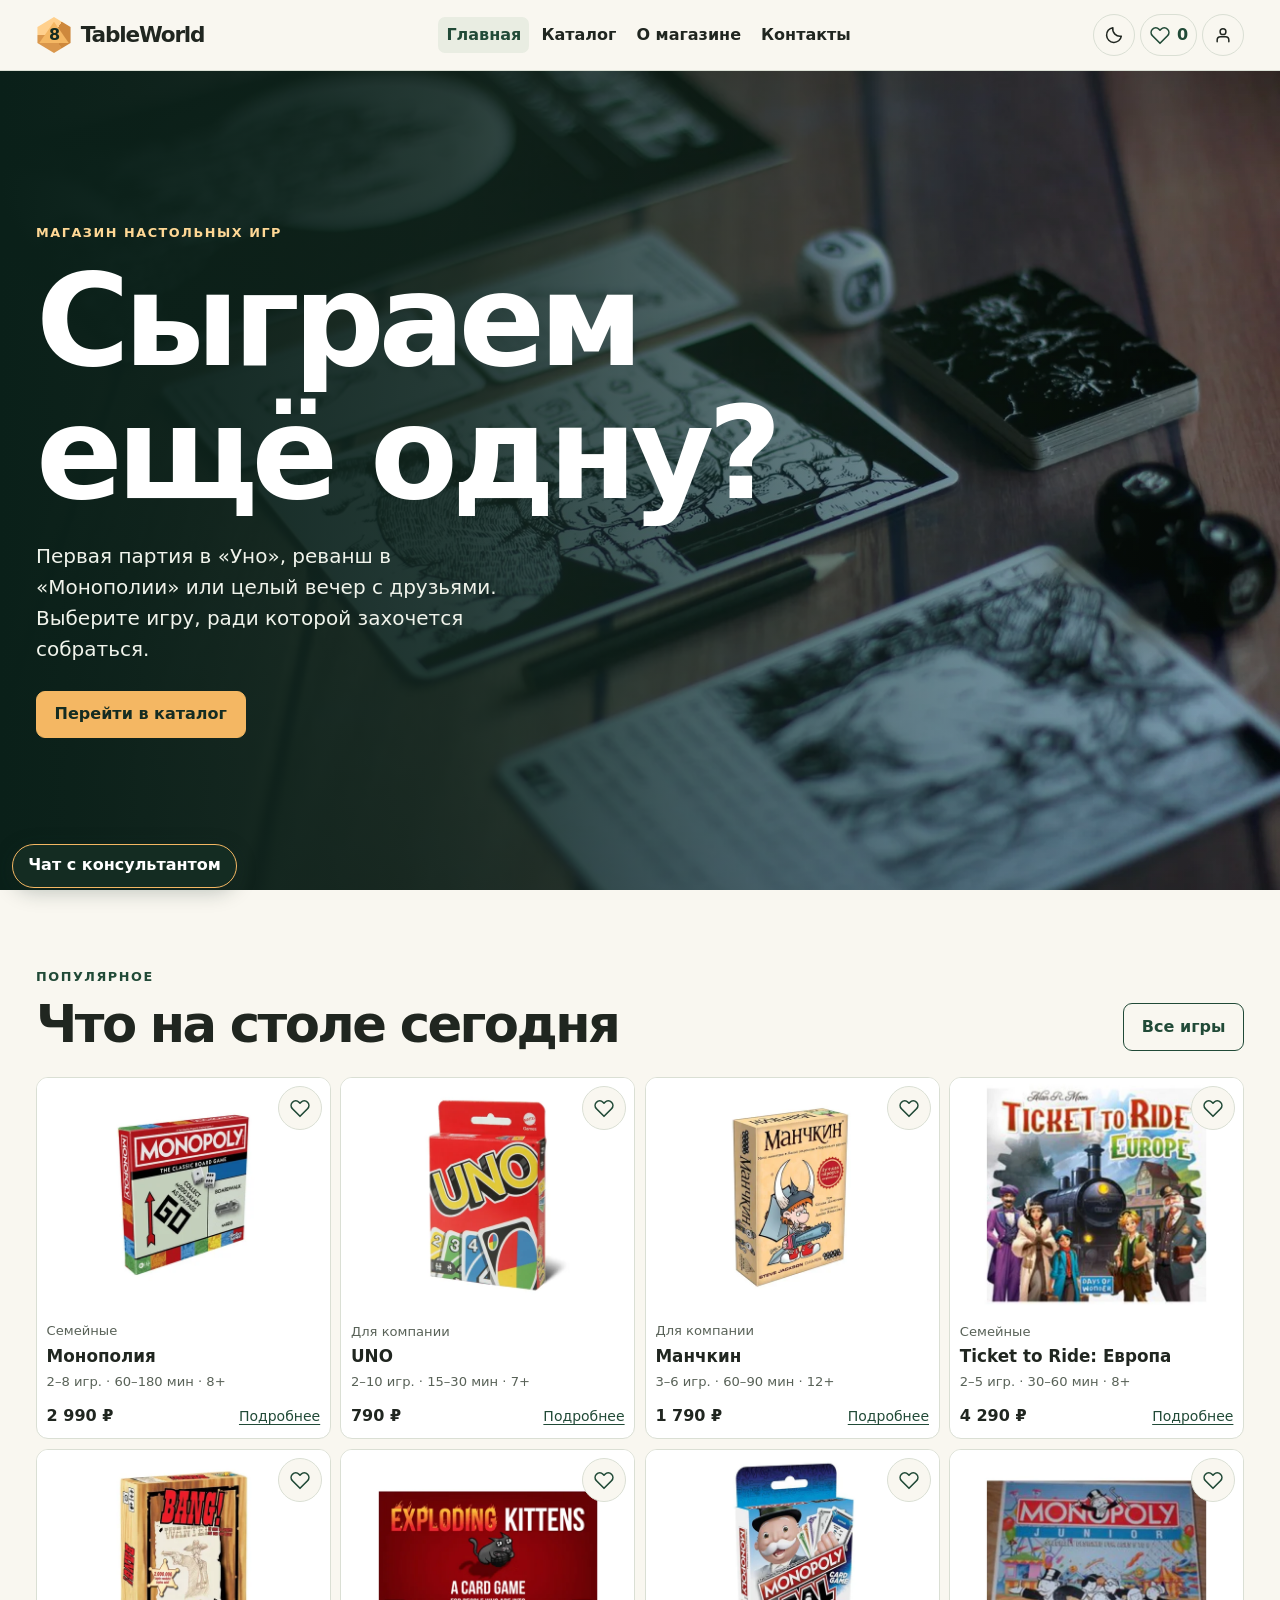
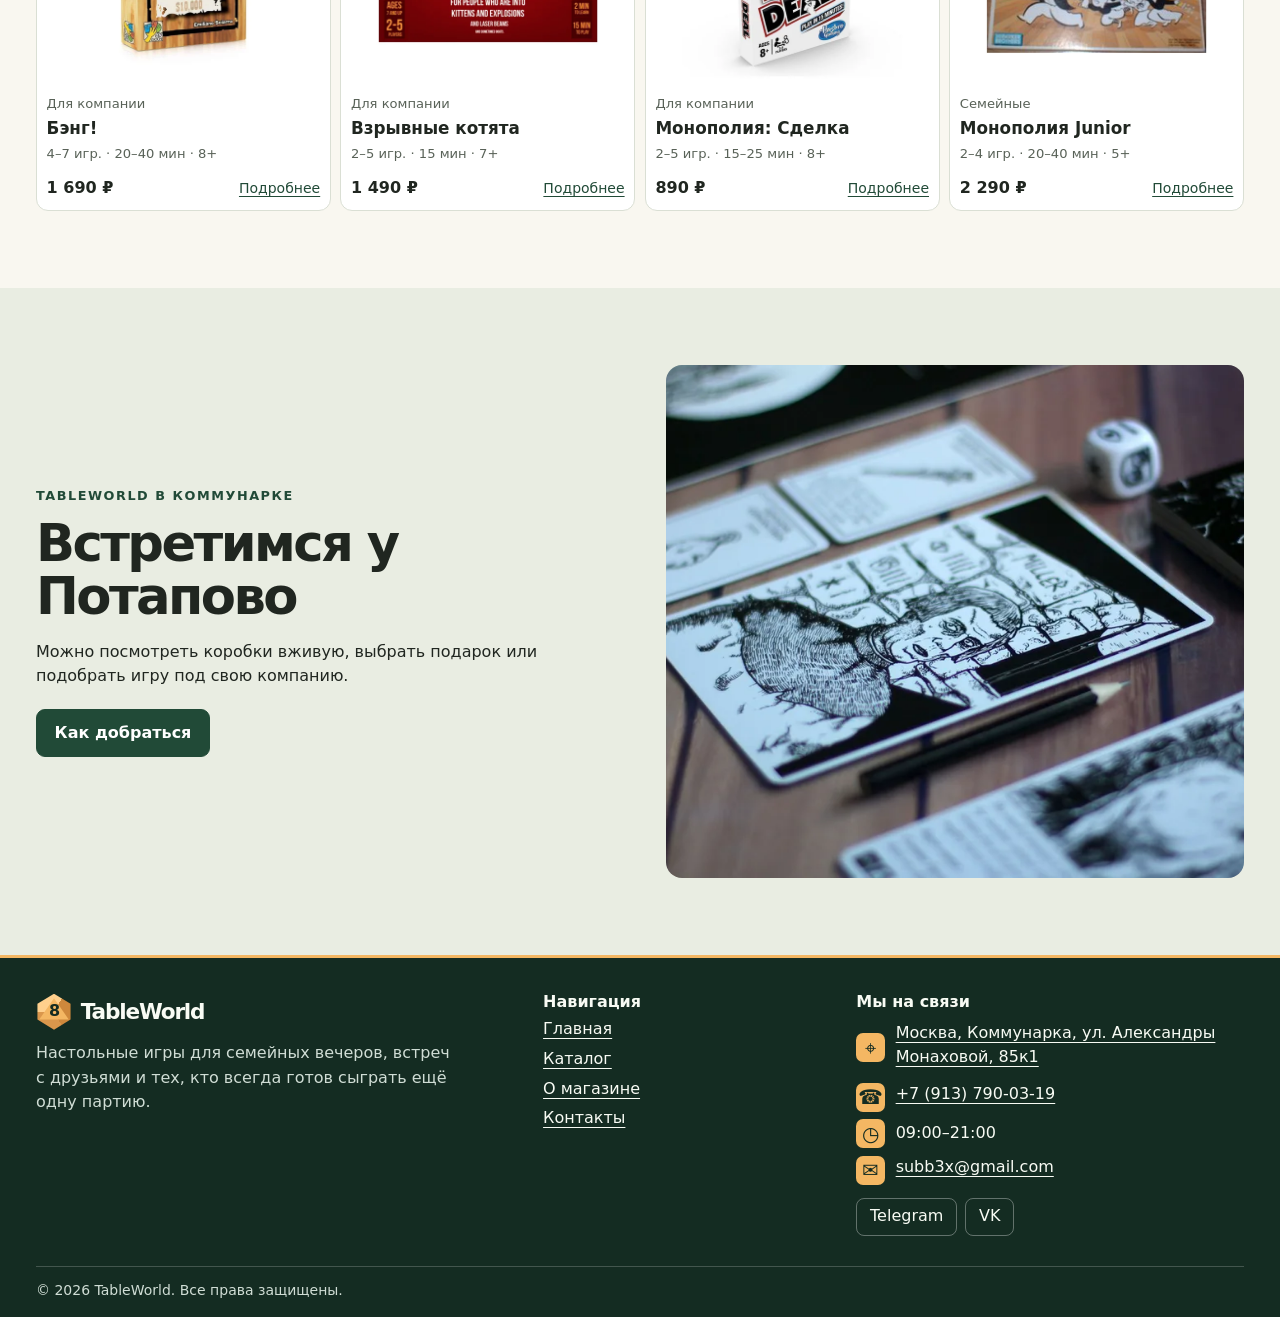
<file: index.html>
<!DOCTYPE html>
<html lang="ru">
<head>
  <meta charset="UTF-8">
  <meta name="viewport" content="width=device-width, initial-scale=1.0">
  <title>Настольные игры — TableWorld</title>
  <meta name="description" content="TableWorld — магазин настольных игр в Коммунарке.">
  <script src="js/theme.js?v=profile-ui"></script>
  <link rel="stylesheet" href="css/style.css?v=profile-ui">
  <link rel="stylesheet" href="css/responsive.css?v=profile-ui">
  <script src="js/products.js" defer></script>
  <script src="js/main.js?v=chat-greeting" defer></script>
</head>
<body class="home-page">
  <header class="site-header">
    <div class="wrap header-row">
      <a class="brand" href="index.html"><span class="brand-mark" aria-hidden="true">8</span>TableWorld</a>
      <nav class="site-nav" aria-label="Основная навигация">
        <a href="index.html" aria-current="page">Главная</a>
        <a href="catalog.html">Каталог</a>
        <a href="about.html">О магазине</a>
        <a href="contacts.html">Контакты</a>
      </nav>
      <div class="header-actions">
        <button class="theme-toggle" type="button" data-theme-toggle aria-label="Тёмная тема" title="Включить тёмную тему" aria-pressed="false">
          <svg class="theme-icon theme-moon" viewBox="0 0 24 24" width="20" height="20" fill="none" stroke="currentColor" stroke-width="1.8" stroke-linecap="round" stroke-linejoin="round" aria-hidden="true"><path d="M20.8 13.4A8.8 8.8 0 0 1 10.6 3.2a8.9 8.9 0 1 0 10.2 10.2Z"/></svg>
          <svg class="theme-icon theme-sun" viewBox="0 0 24 24" width="20" height="20" fill="none" stroke="currentColor" stroke-width="1.8" stroke-linecap="round" aria-hidden="true"><circle cx="12" cy="12" r="4"/><path d="M12 2v2m0 16v2M2 12h2m16 0h2M5 5l1.5 1.5m11 11L19 19M19 5l-1.5 1.5m-11 11L5 19"/></svg>
        </button>
        <a class="favorites-link" href="catalog.html?favorites=1" aria-label="Избранное"><img class="favorites-icon" src="images/heart-outline.svg" width="22" height="22" alt=""><span data-favorite-count>0</span></a>
        <a class="account-link" href="account.html" aria-label="Личный кабинет" title="Личный кабинет"><svg class="account-icon" viewBox="0 0 24 24" width="20" height="20" fill="none" stroke="currentColor" stroke-width="1.8" stroke-linecap="round" aria-hidden="true"><circle cx="12" cy="8" r="3.5"/><path d="M5 20v-2a4 4 0 0 1 4-4h6a4 4 0 0 1 4 4v2"/></svg></a>
      </div>
    </div>
  </header>
  <main>
    <section class="hero">
      <picture>
        <source media="(min-width: 768px)" srcset="images/hero.webp">
        <img src="images/hero-small.webp" alt="" width="960" height="640" fetchpriority="high">
      </picture>
      <div class="wrap hero-content">
        <p class="eyebrow">Магазин настольных игр</p>
        <h1>Сыграем<br> ещё одну?</h1>
        <p>Первая партия в «Уно», реванш в «Монополии» или целый вечер с друзьями. Выберите игру, ради которой захочется собраться.</p>
        <a class="button accent" href="catalog.html">Перейти в каталог</a>
      </div>
    </section>
    <section class="wrap section home-picks">
      <div class="section-heading">
        <div><p class="eyebrow">Популярное</p><h2>Что на столе сегодня</h2></div>
        <a class="button outline" href="catalog.html">Все игры</a>
      </div>
      <div class="products-grid featured-grid" data-featured="home"></div>
    </section>
    <section class="home-visit">
      <div class="wrap visit-grid">
        <div>
          <p class="eyebrow">TableWorld в Коммунарке</p>
          <h2>Встретимся у Потапово</h2>
          <p>Можно посмотреть коробки вживую, выбрать подарок или подобрать игру под свою компанию.</p>
          <a class="button" href="contacts.html#contacts">Как добраться</a>
        </div>
        <img src="images/visit.webp" alt="Игральные кости и блокноты на столе" width="960" height="640" loading="lazy">
      </div>
    </section>
  </main>
  <footer class="site-footer">
    <div class="wrap">
      <div class="footer-grid">
        <div>
          <a class="brand" href="index.html"><span class="brand-mark" aria-hidden="true">8</span>TableWorld</a>
          <p>Настольные игры для семейных вечеров, встреч с друзьями и тех, кто всегда готов сыграть ещё одну партию.</p>
        </div>
        <nav aria-label="Навигация в подвале">
          <h2>Навигация</h2>
          <a href="index.html">Главная</a>
          <a href="catalog.html">Каталог</a>
          <a href="about.html">О магазине</a>
          <a href="contacts.html">Контакты</a>
        </nav>
        <div>
          <h2>Мы на связи</h2>
          <ul class="footer-contacts">
            <li><span class="footer-icon" aria-hidden="true">⌖</span><a href="contacts.html#contacts">Москва, Коммунарка, ул. Александры Монаховой, 85к1</a></li>
            <li><span class="footer-icon" aria-hidden="true">☎</span><a href="tel:+79137900319">+7 (913) 790-03-19</a></li>
            <li><span class="footer-icon" aria-hidden="true">◷</span><span>09:00–21:00</span></li>
            <li><span class="footer-icon" aria-hidden="true">✉</span><a href="mailto:subb3x@gmail.com">subb3x@gmail.com</a></li>
          </ul>
          <div class="social-links">
            <a class="social-link" href="https://t.me/suptrix">Telegram</a>
            <a class="social-link" href="https://vk.ru/id365700185">VK</a>
          </div>
        </div>
      </div>
      <p class="footer-bottom">© 2026 TableWorld. Все права защищены.</p>
    </div>
  </footer>
  <button class="to-top" type="button" hidden>
    <span class="brand-mark" aria-hidden="true">8</span>
    <span>Вверх</span>
  </button>
</body>
</html>
</file>
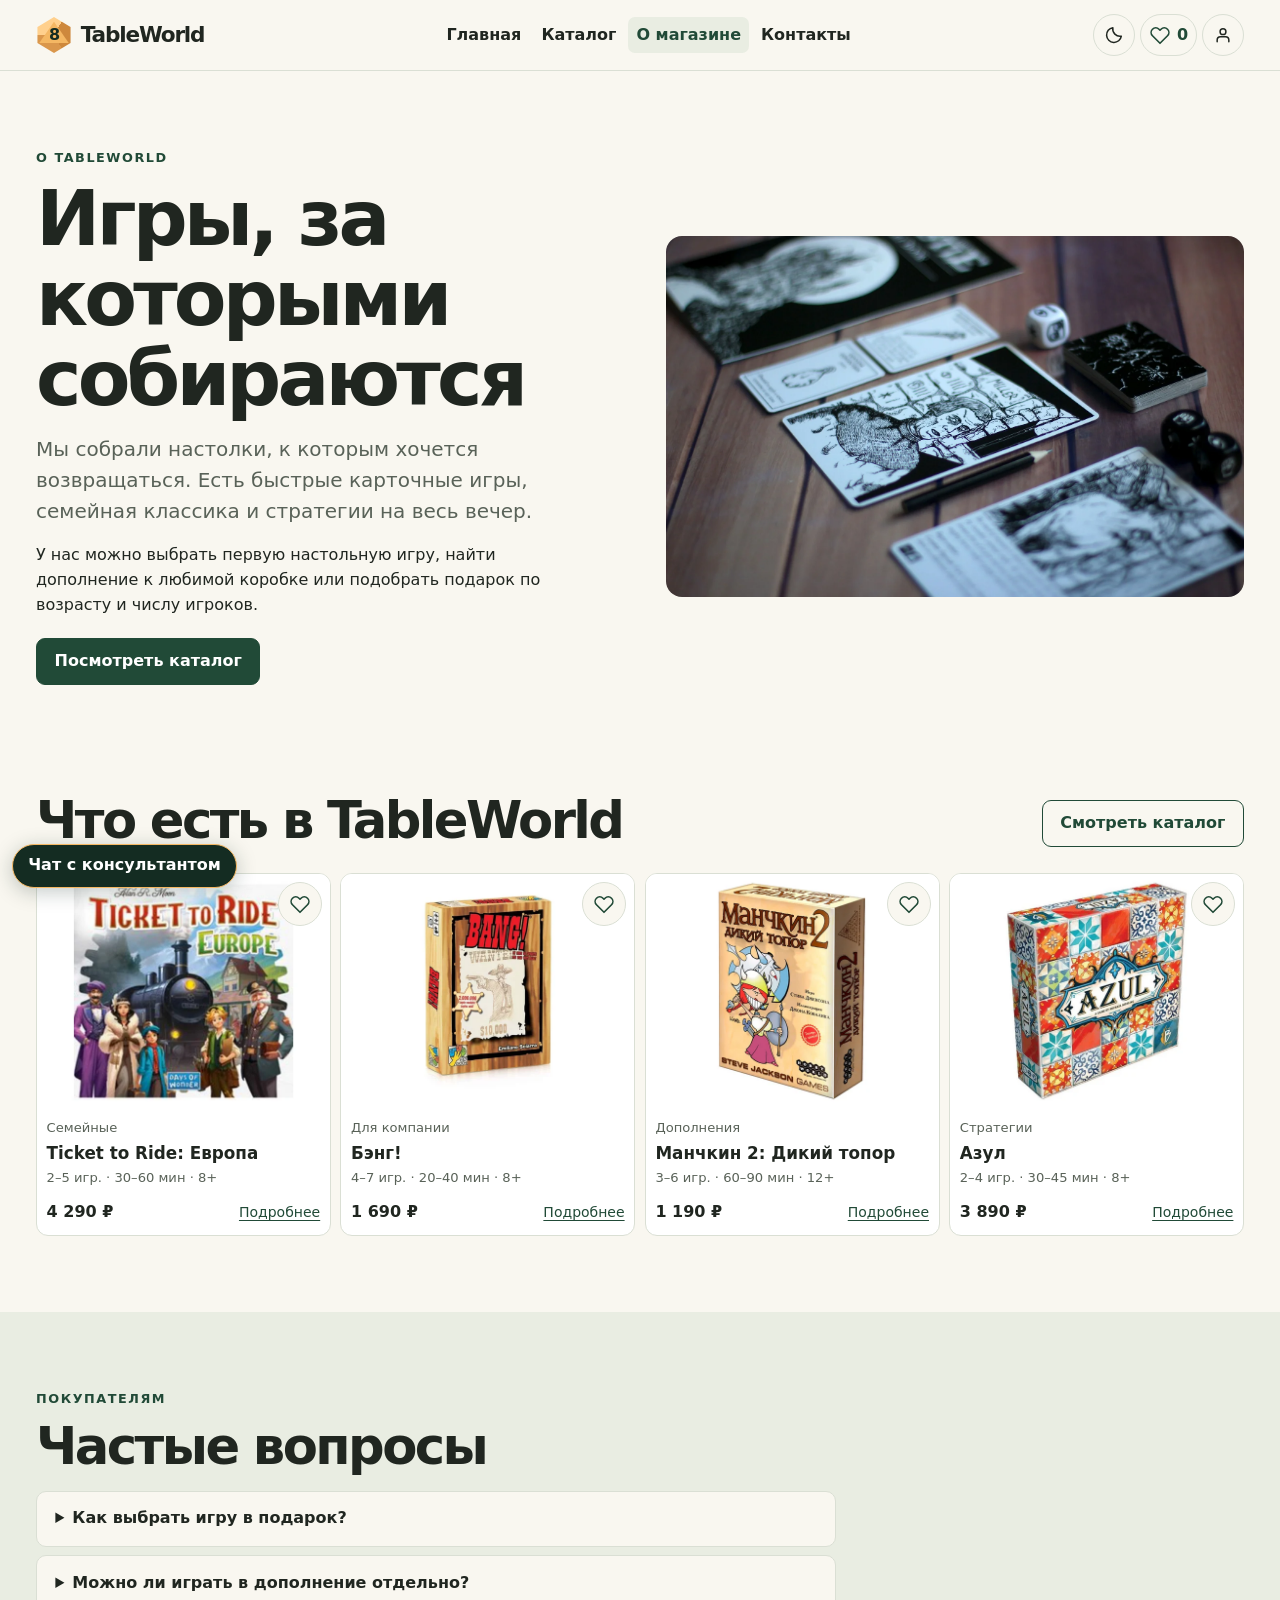
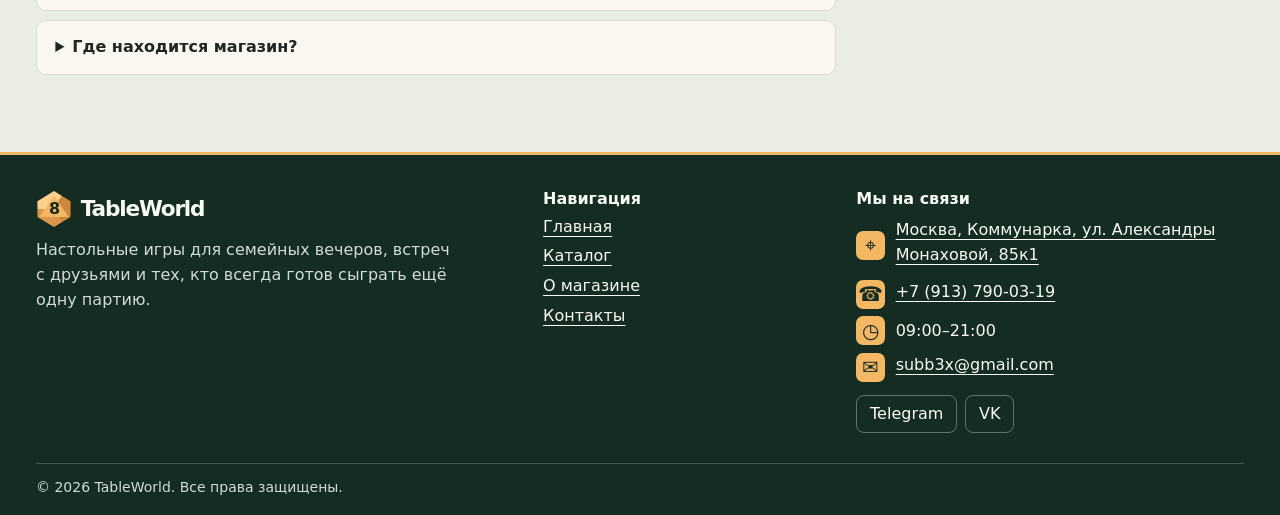
<file: about.html>
<!DOCTYPE html>
<html lang="ru">
<head>
  <meta charset="UTF-8">
  <meta name="viewport" content="width=device-width, initial-scale=1.0">
  <title>О магазине — TableWorld</title>
  <meta name="description" content="TableWorld — магазин настольных игр в Коммунарке.">
  <script src="js/theme.js?v=profile-ui"></script>
  <link rel="stylesheet" href="css/style.css?v=profile-ui">
  <link rel="stylesheet" href="css/responsive.css?v=profile-ui">
  <script src="js/products.js" defer></script>
  <script src="js/main.js?v=chat-greeting" defer></script>
</head>
<body>
  <header class="site-header">
    <div class="wrap header-row">
      <a class="brand" href="index.html"><span class="brand-mark" aria-hidden="true">8</span>TableWorld</a>
      <nav class="site-nav" aria-label="Основная навигация">
        <a href="index.html">Главная</a>
        <a href="catalog.html">Каталог</a>
        <a href="about.html" aria-current="page">О магазине</a>
        <a href="contacts.html">Контакты</a>
      </nav>
      <div class="header-actions">
        <button class="theme-toggle" type="button" data-theme-toggle aria-label="Тёмная тема" title="Включить тёмную тему" aria-pressed="false">
          <svg class="theme-icon theme-moon" viewBox="0 0 24 24" width="20" height="20" fill="none" stroke="currentColor" stroke-width="1.8" stroke-linecap="round" stroke-linejoin="round" aria-hidden="true"><path d="M20.8 13.4A8.8 8.8 0 0 1 10.6 3.2a8.9 8.9 0 1 0 10.2 10.2Z"/></svg>
          <svg class="theme-icon theme-sun" viewBox="0 0 24 24" width="20" height="20" fill="none" stroke="currentColor" stroke-width="1.8" stroke-linecap="round" aria-hidden="true"><circle cx="12" cy="12" r="4"/><path d="M12 2v2m0 16v2M2 12h2m16 0h2M5 5l1.5 1.5m11 11L19 19M19 5l-1.5 1.5m-11 11L5 19"/></svg>
        </button>
        <a class="favorites-link" href="catalog.html?favorites=1" aria-label="Избранное"><img class="favorites-icon" src="images/heart-outline.svg" width="22" height="22" alt=""><span data-favorite-count>0</span></a>
        <a class="account-link" href="account.html" aria-label="Личный кабинет" title="Личный кабинет"><svg class="account-icon" viewBox="0 0 24 24" width="20" height="20" fill="none" stroke="currentColor" stroke-width="1.8" stroke-linecap="round" aria-hidden="true"><circle cx="12" cy="8" r="3.5"/><path d="M5 20v-2a4 4 0 0 1 4-4h6a4 4 0 0 1 4 4v2"/></svg></a>
      </div>
    </div>
  </header>
  <main>
    <section class="wrap section split intro-screen">
      <div>
        <p class="eyebrow">О TableWorld</p>
        <h1>Игры, за которыми собираются</h1>
        <p class="lead">Мы собрали настолки, к которым хочется возвращаться. Есть быстрые карточные игры, семейная классика и стратегии на весь вечер.</p>
        <p>У нас можно выбрать первую настольную игру, найти дополнение к любимой коробке или подобрать подарок по возрасту и числу игроков.</p>
        <a class="button" href="catalog.html">Посмотреть каталог</a>
      </div>
      <img class="feature-photo" src="images/hero.webp" width="1200" height="800" alt="Игральные кости и блокноты на столе">
    </section>
    <section class="wrap section about-picks">
      <div class="section-heading">
        <h2>Что есть в TableWorld</h2>
        <a class="button outline" href="catalog.html">Смотреть каталог</a>
      </div>
      <div class="products-grid featured-grid" data-featured="about"></div>
    </section>
    <section class="band" id="faq">
      <div class="wrap section info-screen">
        <p class="eyebrow">Покупателям</p>
        <h2>Частые вопросы</h2>
        <div class="faq">
          <details><summary>Как выбрать игру в подарок?</summary><p>Начните с возраста, количества игроков и времени партии. Для семейного вечера подойдут «Каркассон» и Ticket to Ride, для большой компании — «Кодовые имена» или «Саботёр».</p></details>
          <details><summary>Можно ли играть в дополнение отдельно?</summary><p>Дополнения «Манчкин 2» и «Манчкин 3» требуют базовой игры. У самостоятельных вариаций, например «Монополия: Сделка», есть собственные правила и комплект карт.</p></details>
          <details><summary>Где находится магазин?</summary><p>В Коммунарке, рядом с метро «Потапово». Точный адрес и схема проезда есть в разделе <a href="contacts.html#contacts">«Как добраться»</a>.</p></details>
        </div>
      </div>
    </section>
  </main>
  <footer class="site-footer">
    <div class="wrap">
      <div class="footer-grid">
        <div>
          <a class="brand" href="index.html"><span class="brand-mark" aria-hidden="true">8</span>TableWorld</a>
          <p>Настольные игры для семейных вечеров, встреч с друзьями и тех, кто всегда готов сыграть ещё одну партию.</p>
        </div>
        <nav aria-label="Навигация в подвале">
          <h2>Навигация</h2>
          <a href="index.html">Главная</a>
          <a href="catalog.html">Каталог</a>
          <a href="about.html">О магазине</a>
          <a href="contacts.html">Контакты</a>
        </nav>
        <div>
          <h2>Мы на связи</h2>
          <ul class="footer-contacts">
            <li><span class="footer-icon" aria-hidden="true">⌖</span><a href="contacts.html#contacts">Москва, Коммунарка, ул. Александры Монаховой, 85к1</a></li>
            <li><span class="footer-icon" aria-hidden="true">☎</span><a href="tel:+79137900319">+7 (913) 790-03-19</a></li>
            <li><span class="footer-icon" aria-hidden="true">◷</span><span>09:00–21:00</span></li>
            <li><span class="footer-icon" aria-hidden="true">✉</span><a href="mailto:subb3x@gmail.com">subb3x@gmail.com</a></li>
          </ul>
          <div class="social-links">
            <a class="social-link" href="https://t.me/suptrix">Telegram</a>
            <a class="social-link" href="https://vk.ru/id365700185">VK</a>
          </div>
        </div>
      </div>
      <p class="footer-bottom">© 2026 TableWorld. Все права защищены.</p>
    </div>
  </footer>
  <button class="to-top" type="button" hidden>
    <span class="brand-mark" aria-hidden="true">8</span>
    <span>Вверх</span>
  </button>
</body>
</html>
</file>
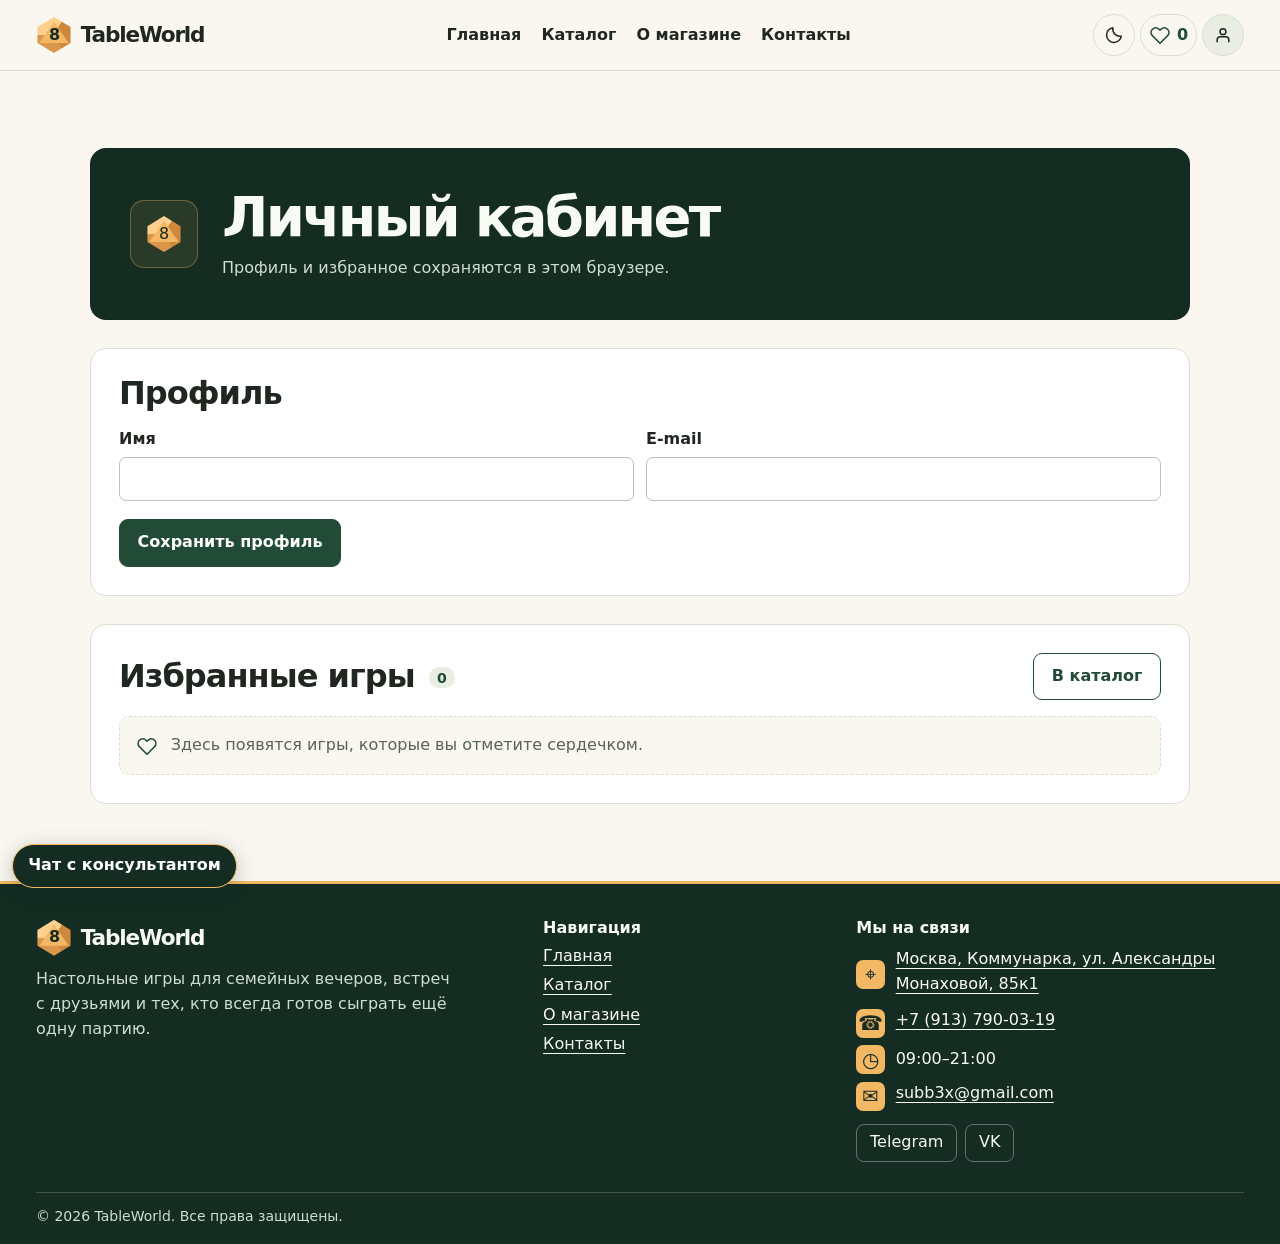
<file: account.html>
<!DOCTYPE html>
<html lang="ru">
<head>
  <meta charset="UTF-8">
  <meta name="viewport" content="width=device-width, initial-scale=1.0">
  <title>Личный кабинет — TableWorld</title>
  <meta name="description" content="TableWorld — магазин настольных игр в Коммунарке.">
  <script src="js/theme.js?v=profile-ui"></script>
  <link rel="stylesheet" href="css/style.css?v=profile-ui">
  <link rel="stylesheet" href="css/responsive.css?v=profile-ui">
  <script src="js/products.js" defer></script>
  <script src="js/main.js?v=chat-greeting" defer></script>
</head>
<body>
  <header class="site-header">
    <div class="wrap header-row">
      <a class="brand" href="index.html"><span class="brand-mark" aria-hidden="true">8</span>TableWorld</a>
      <nav class="site-nav" aria-label="Основная навигация">
        <a href="index.html">Главная</a>
        <a href="catalog.html">Каталог</a>
        <a href="about.html">О магазине</a>
        <a href="contacts.html">Контакты</a>
      </nav>
      <div class="header-actions">
        <button class="theme-toggle" type="button" data-theme-toggle aria-label="Тёмная тема" title="Включить тёмную тему" aria-pressed="false">
          <svg class="theme-icon theme-moon" viewBox="0 0 24 24" width="20" height="20" fill="none" stroke="currentColor" stroke-width="1.8" stroke-linecap="round" stroke-linejoin="round" aria-hidden="true"><path d="M20.8 13.4A8.8 8.8 0 0 1 10.6 3.2a8.9 8.9 0 1 0 10.2 10.2Z"/></svg>
          <svg class="theme-icon theme-sun" viewBox="0 0 24 24" width="20" height="20" fill="none" stroke="currentColor" stroke-width="1.8" stroke-linecap="round" aria-hidden="true"><circle cx="12" cy="12" r="4"/><path d="M12 2v2m0 16v2M2 12h2m16 0h2M5 5l1.5 1.5m11 11L19 19M19 5l-1.5 1.5m-11 11L5 19"/></svg>
        </button>
        <a class="favorites-link" href="catalog.html?favorites=1" aria-label="Избранное"><img class="favorites-icon" src="images/heart-outline.svg" width="22" height="22" alt=""><span data-favorite-count>0</span></a>
        <a class="account-link" href="account.html" aria-label="Личный кабинет" title="Личный кабинет" aria-current="page"><svg class="account-icon" viewBox="0 0 24 24" width="20" height="20" fill="none" stroke="currentColor" stroke-width="1.8" stroke-linecap="round" aria-hidden="true"><circle cx="12" cy="8" r="3.5"/><path d="M5 20v-2a4 4 0 0 1 4-4h6a4 4 0 0 1 4 4v2"/></svg></a>
      </div>
    </div>
  </header>
  <main class="wrap section account-page">
    <div class="account-heading">
      <div class="account-badge"><span class="brand-mark" aria-hidden="true">8</span></div>
      <div>
        <h1>Личный кабинет</h1>
        <p>Профиль и избранное сохраняются в этом браузере.</p>
      </div>
    </div>
    <section class="account-panel" aria-labelledby="profile-title">
      <h2 id="profile-title">Профиль</h2>
      <form class="account-form" data-account-form>
        <div class="account-fields">
          <label>Имя<input name="name" autocomplete="given-name" maxlength="80" required></label>
          <label>E-mail<input name="email" type="email" autocomplete="email" maxlength="120"></label>
        </div>
        <div class="account-form-actions">
          <button class="button" type="submit">Сохранить профиль</button>
          <p data-account-status role="status"></p>
        </div>
      </form>
    </section>
    <section class="account-panel" aria-labelledby="saved-games-title">
      <div class="section-heading">
        <h2 id="saved-games-title">Избранные игры <span class="account-count" data-favorite-count>0</span></h2>
        <a class="button outline" href="catalog.html">В каталог</a>
      </div>
      <div class="products-grid featured-grid" data-account-favorites></div>
      <div class="account-empty" data-account-empty tabindex="-1">
        <img class="favorites-icon" src="images/heart-outline.svg" width="22" height="22" alt="">
        <p>Здесь появятся игры, которые вы отметите сердечком.</p>
      </div>
    </section>
  </main>
  <footer class="site-footer">
    <div class="wrap">
      <div class="footer-grid">
        <div>
          <a class="brand" href="index.html"><span class="brand-mark" aria-hidden="true">8</span>TableWorld</a>
          <p>Настольные игры для семейных вечеров, встреч с друзьями и тех, кто всегда готов сыграть ещё одну партию.</p>
        </div>
        <nav aria-label="Навигация в подвале">
          <h2>Навигация</h2>
          <a href="index.html">Главная</a>
          <a href="catalog.html">Каталог</a>
          <a href="about.html">О магазине</a>
          <a href="contacts.html">Контакты</a>
        </nav>
        <div>
          <h2>Мы на связи</h2>
          <ul class="footer-contacts">
            <li><span class="footer-icon" aria-hidden="true">⌖</span><a href="contacts.html#contacts">Москва, Коммунарка, ул. Александры Монаховой, 85к1</a></li>
            <li><span class="footer-icon" aria-hidden="true">☎</span><a href="tel:+79137900319">+7 (913) 790-03-19</a></li>
            <li><span class="footer-icon" aria-hidden="true">◷</span><span>09:00–21:00</span></li>
            <li><span class="footer-icon" aria-hidden="true">✉</span><a href="mailto:subb3x@gmail.com">subb3x@gmail.com</a></li>
          </ul>
          <div class="social-links">
            <a class="social-link" href="https://t.me/suptrix">Telegram</a>
            <a class="social-link" href="https://vk.ru/id365700185">VK</a>
          </div>
        </div>
      </div>
      <p class="footer-bottom">© 2026 TableWorld. Все права защищены.</p>
    </div>
  </footer>
  <button class="to-top" type="button" hidden>
    <span class="brand-mark" aria-hidden="true">8</span>
    <span>Вверх</span>
  </button>
</body>
</html>
</file>
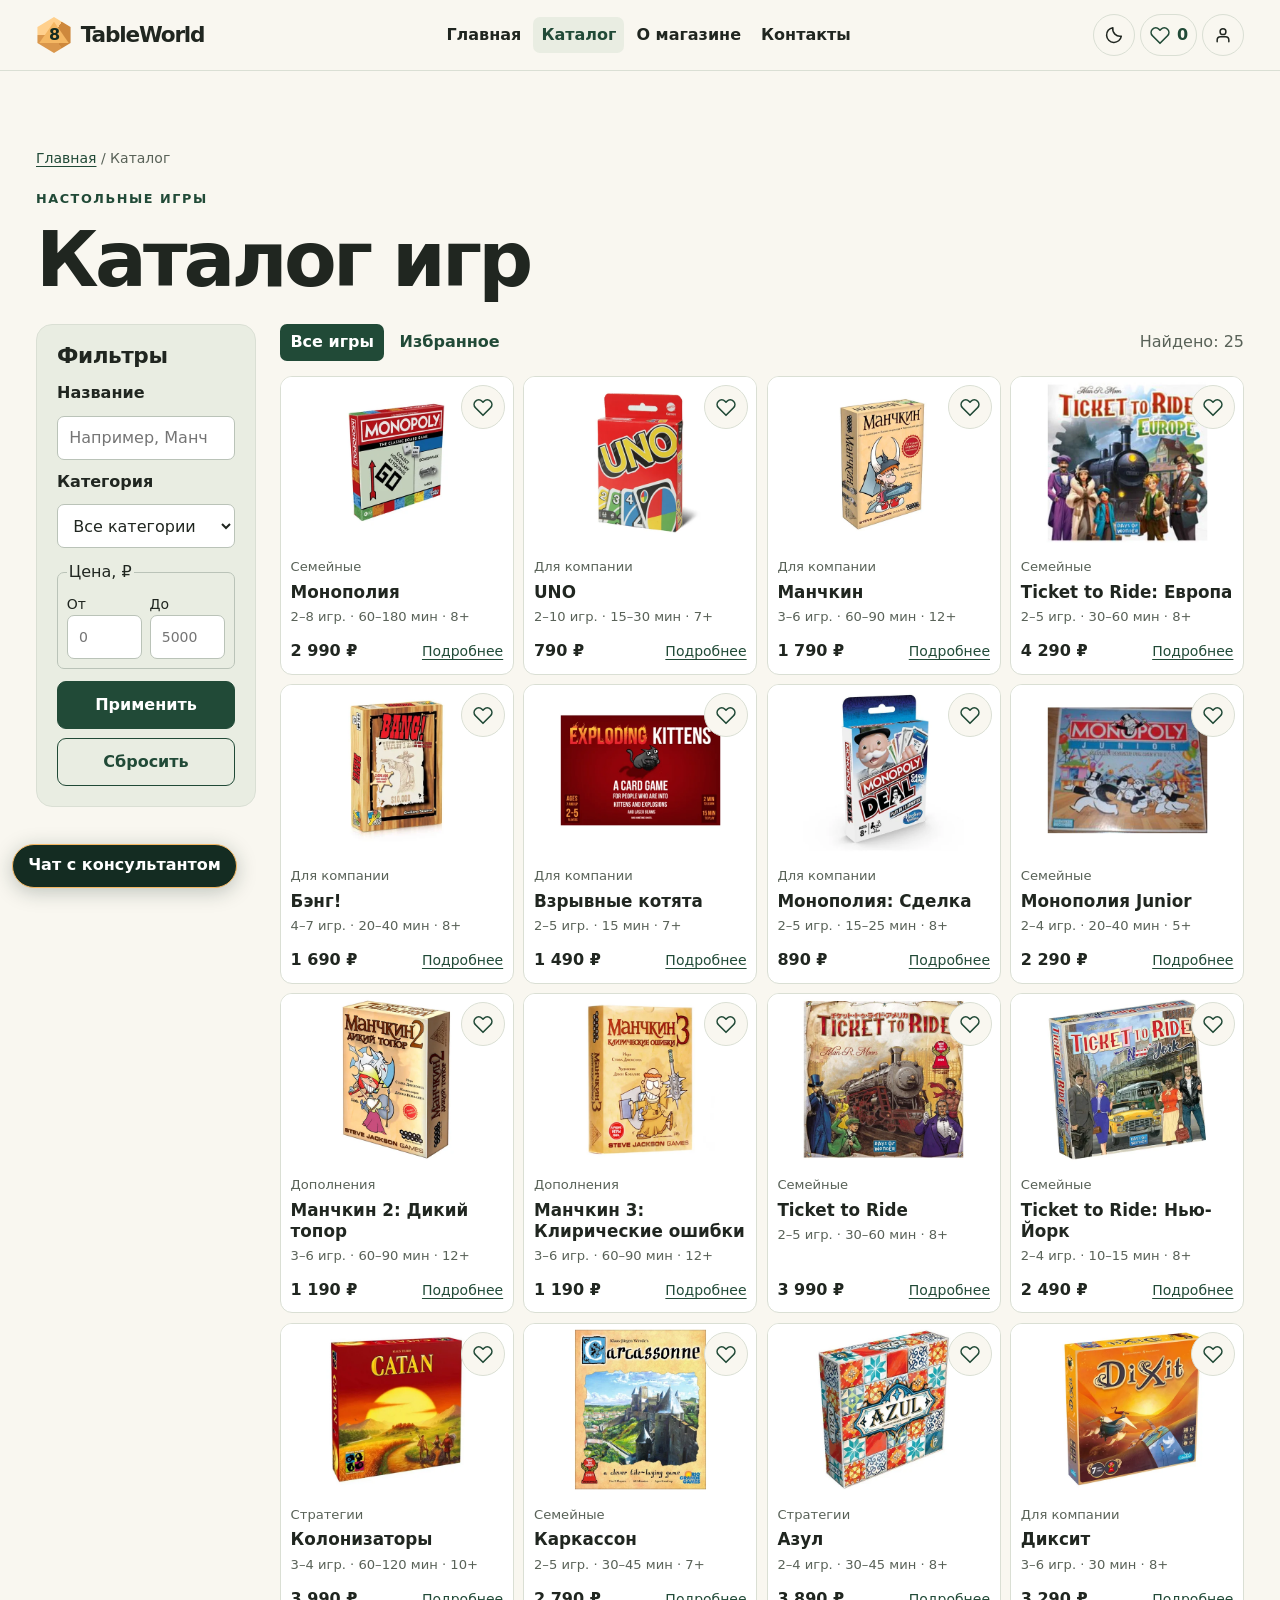
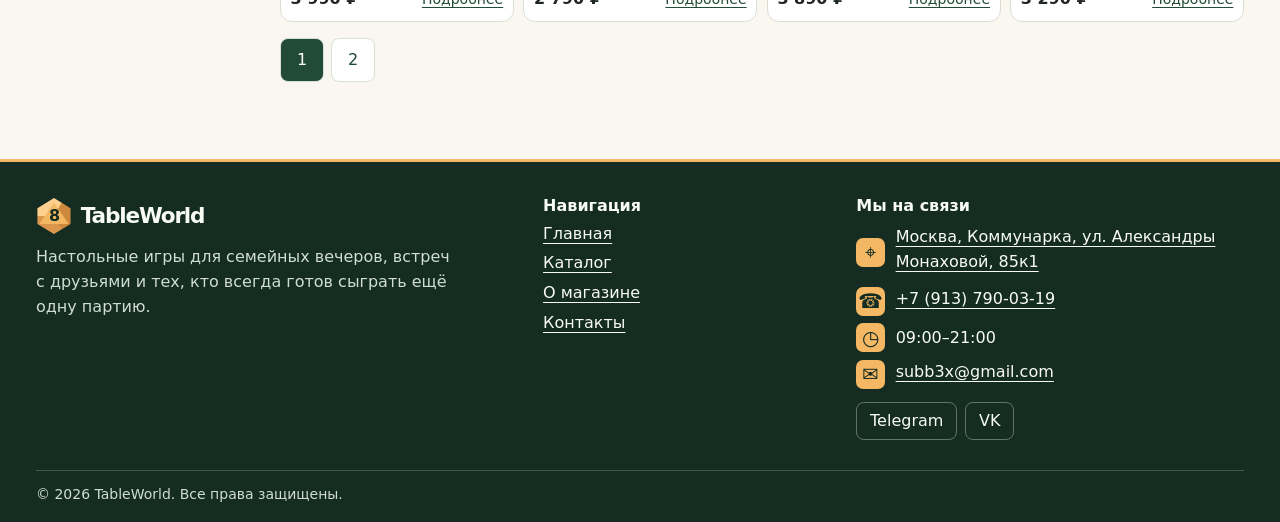
<file: catalog.html>
<!DOCTYPE html>
<html lang="ru">
<head>
  <meta charset="UTF-8">
  <meta name="viewport" content="width=device-width, initial-scale=1.0">
  <title>Каталог игр — TableWorld</title>
  <meta name="description" content="TableWorld — магазин настольных игр в Коммунарке.">
  <script src="js/theme.js?v=profile-ui"></script>
  <link rel="stylesheet" href="css/style.css?v=profile-ui">
  <link rel="stylesheet" href="css/responsive.css?v=profile-ui">
  <script src="js/products.js" defer></script>
  <script src="js/main.js?v=chat-greeting" defer></script>
</head>
<body>
  <header class="site-header">
    <div class="wrap header-row">
      <a class="brand" href="index.html"><span class="brand-mark" aria-hidden="true">8</span>TableWorld</a>
      <nav class="site-nav" aria-label="Основная навигация">
        <a href="index.html">Главная</a>
        <a href="catalog.html" aria-current="page">Каталог</a>
        <a href="about.html">О магазине</a>
        <a href="contacts.html">Контакты</a>
      </nav>
      <div class="header-actions">
        <button class="theme-toggle" type="button" data-theme-toggle aria-label="Тёмная тема" title="Включить тёмную тему" aria-pressed="false">
          <svg class="theme-icon theme-moon" viewBox="0 0 24 24" width="20" height="20" fill="none" stroke="currentColor" stroke-width="1.8" stroke-linecap="round" stroke-linejoin="round" aria-hidden="true"><path d="M20.8 13.4A8.8 8.8 0 0 1 10.6 3.2a8.9 8.9 0 1 0 10.2 10.2Z"/></svg>
          <svg class="theme-icon theme-sun" viewBox="0 0 24 24" width="20" height="20" fill="none" stroke="currentColor" stroke-width="1.8" stroke-linecap="round" aria-hidden="true"><circle cx="12" cy="12" r="4"/><path d="M12 2v2m0 16v2M2 12h2m16 0h2M5 5l1.5 1.5m11 11L19 19M19 5l-1.5 1.5m-11 11L5 19"/></svg>
        </button>
        <a class="favorites-link" href="catalog.html?favorites=1" aria-label="Избранное"><img class="favorites-icon" src="images/heart-outline.svg" width="22" height="22" alt=""><span data-favorite-count>0</span></a>
        <a class="account-link" href="account.html" aria-label="Личный кабинет" title="Личный кабинет"><svg class="account-icon" viewBox="0 0 24 24" width="20" height="20" fill="none" stroke="currentColor" stroke-width="1.8" stroke-linecap="round" aria-hidden="true"><circle cx="12" cy="8" r="3.5"/><path d="M5 20v-2a4 4 0 0 1 4-4h6a4 4 0 0 1 4 4v2"/></svg></a>
      </div>
    </div>
  </header>
  <main>
    <div class="wrap section catalog-page">
      <nav class="breadcrumbs" aria-label="Хлебные крошки"><a href="index.html">Главная</a> / <span>Каталог</span></nav>
      <p class="eyebrow">Настольные игры</p>
      <h1 data-catalog-title>Каталог игр</h1>
      <div class="catalog-layout">
        <aside class="catalog-filters">
          <h2>Фильтры</h2>
          <form class="filters-form">
            <label for="game-search">Название</label>
            <input id="game-search" name="search" type="search" placeholder="Например, Манчкин">
            <label for="game-category">Категория</label>
            <select id="game-category" name="category">
              <option value="">Все категории</option>
              <option value="family">Семейные</option>
              <option value="party">Для компании</option>
              <option value="strategy">Стратегии</option>
              <option value="expansions">Дополнения</option>
              <option value="classic">Классические карты</option>
            </select>
            <fieldset>
              <legend>Цена, ₽</legend>
              <div class="filter-prices">
                <label>От<input name="min" type="number" min="0" placeholder="0"></label>
                <label>До<input name="max" type="number" min="0" placeholder="5000"></label>
              </div>
            </fieldset>
            <button type="submit" class="button">Применить</button>
            <button type="reset" class="button outline">Сбросить</button>
          </form>
        </aside>
        <section class="catalog-products" aria-label="Игры">
          <div class="catalog-toolbar">
            <div class="catalog-tabs" aria-label="Выбор подборки">
              <a href="catalog.html" data-tab="all">Все игры</a>
              <a href="catalog.html?favorites=1" data-tab="favorites">Избранное</a>
            </div>
            <p class="muted" data-result-count aria-live="polite"></p>
          </div>
          <div class="products-grid catalog-grid" data-catalog></div>
          <p class="empty-state" data-empty hidden></p>
          <nav class="pagination" data-pagination aria-label="Страницы каталога" hidden></nav>
        </section>
      </div>
    </div>
  </main>
  <footer class="site-footer">
    <div class="wrap">
      <div class="footer-grid">
        <div>
          <a class="brand" href="index.html"><span class="brand-mark" aria-hidden="true">8</span>TableWorld</a>
          <p>Настольные игры для семейных вечеров, встреч с друзьями и тех, кто всегда готов сыграть ещё одну партию.</p>
        </div>
        <nav aria-label="Навигация в подвале">
          <h2>Навигация</h2>
          <a href="index.html">Главная</a>
          <a href="catalog.html">Каталог</a>
          <a href="about.html">О магазине</a>
          <a href="contacts.html">Контакты</a>
        </nav>
        <div>
          <h2>Мы на связи</h2>
          <ul class="footer-contacts">
            <li><span class="footer-icon" aria-hidden="true">⌖</span><a href="contacts.html#contacts">Москва, Коммунарка, ул. Александры Монаховой, 85к1</a></li>
            <li><span class="footer-icon" aria-hidden="true">☎</span><a href="tel:+79137900319">+7 (913) 790-03-19</a></li>
            <li><span class="footer-icon" aria-hidden="true">◷</span><span>09:00–21:00</span></li>
            <li><span class="footer-icon" aria-hidden="true">✉</span><a href="mailto:subb3x@gmail.com">subb3x@gmail.com</a></li>
          </ul>
          <div class="social-links">
            <a class="social-link" href="https://t.me/suptrix">Telegram</a>
            <a class="social-link" href="https://vk.ru/id365700185">VK</a>
          </div>
        </div>
      </div>
      <p class="footer-bottom">© 2026 TableWorld. Все права защищены.</p>
    </div>
  </footer>
  <button class="to-top" type="button" hidden>
    <span class="brand-mark" aria-hidden="true">8</span>
    <span>Вверх</span>
  </button>
</body>
</html>
</file>
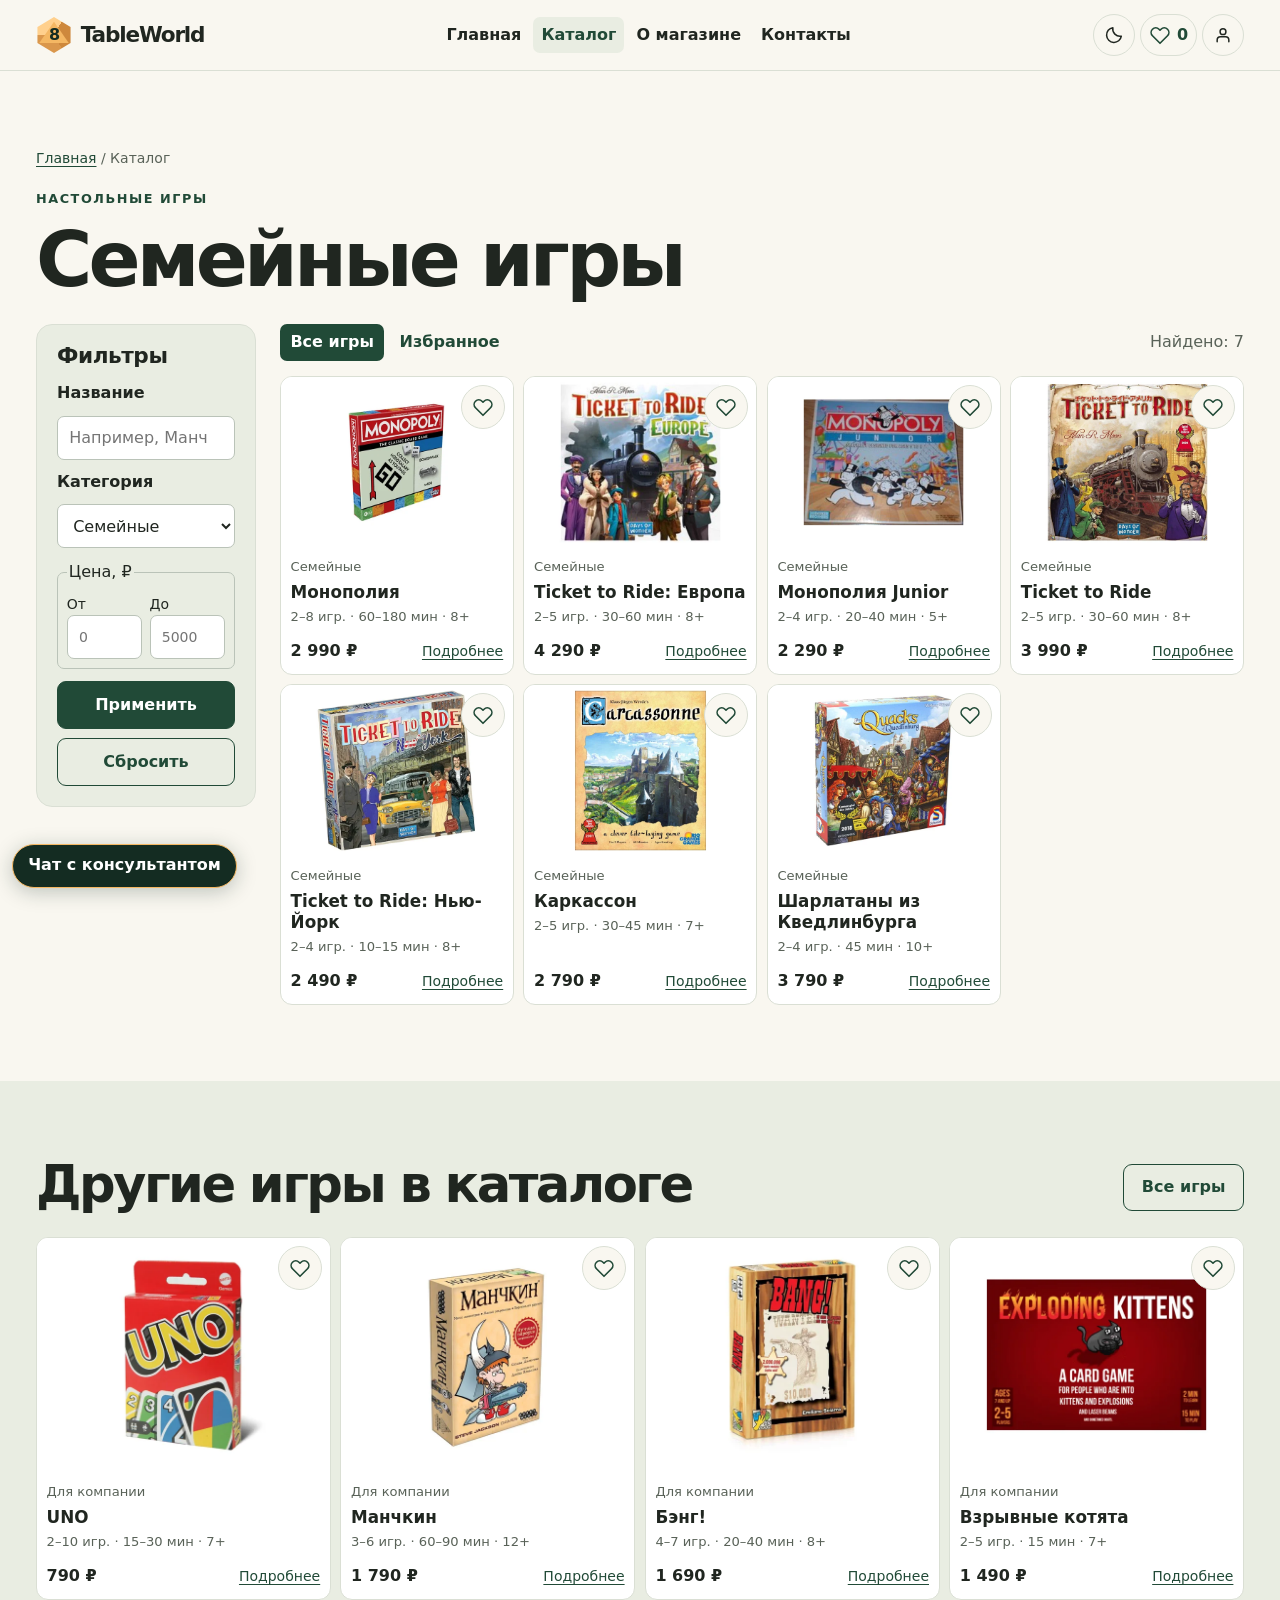
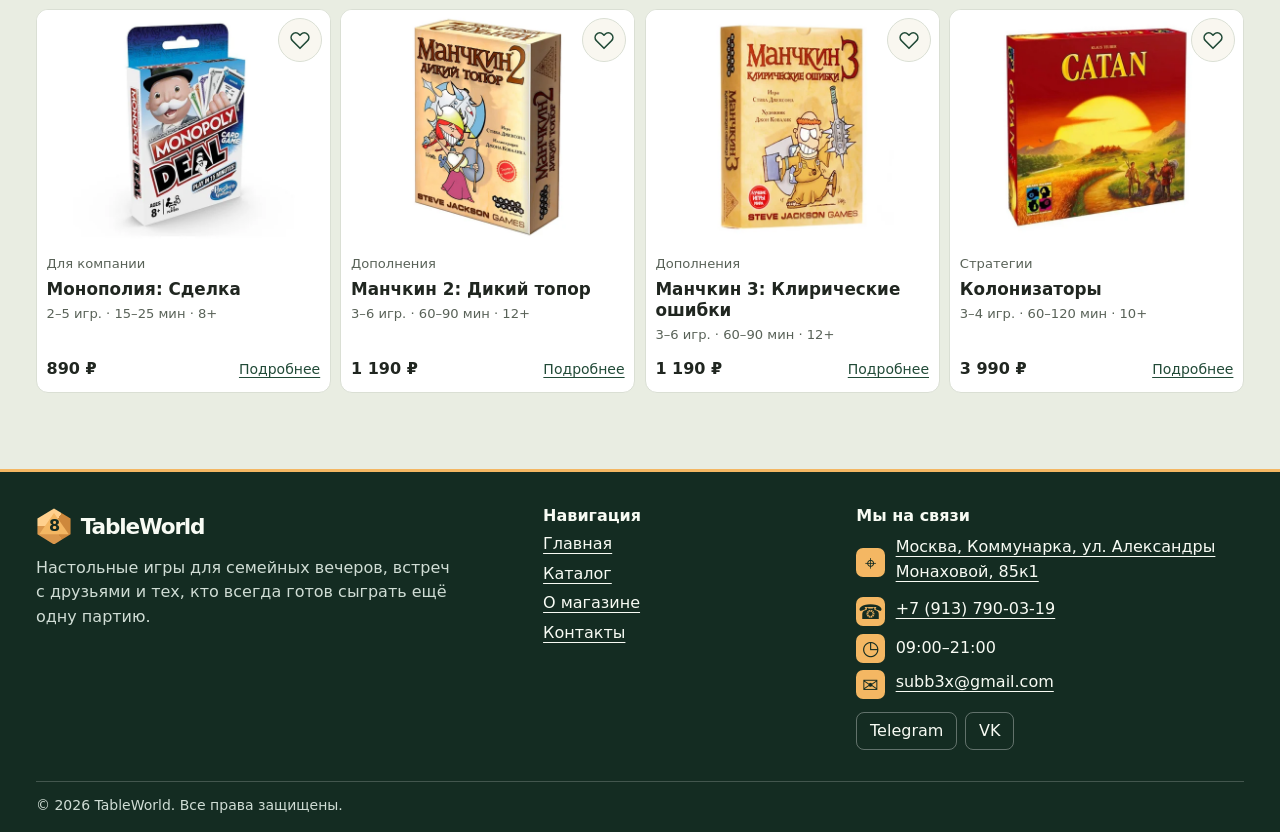
<file: category.html>
<!DOCTYPE html>
<html lang="ru">
<head>
  <meta charset="UTF-8">
  <meta name="viewport" content="width=device-width, initial-scale=1.0">
  <title>Семейные игры — TableWorld</title>
  <meta name="description" content="TableWorld — магазин настольных игр в Коммунарке.">
  <script src="js/theme.js?v=profile-ui"></script>
  <link rel="stylesheet" href="css/style.css?v=profile-ui">
  <link rel="stylesheet" href="css/responsive.css?v=profile-ui">
  <script src="js/products.js" defer></script>
  <script src="js/main.js?v=chat-greeting" defer></script>
</head>
<body>
  <header class="site-header">
    <div class="wrap header-row">
      <a class="brand" href="index.html"><span class="brand-mark" aria-hidden="true">8</span>TableWorld</a>
      <nav class="site-nav" aria-label="Основная навигация">
        <a href="index.html">Главная</a>
        <a href="catalog.html" aria-current="page">Каталог</a>
        <a href="about.html">О магазине</a>
        <a href="contacts.html">Контакты</a>
      </nav>
      <div class="header-actions">
        <button class="theme-toggle" type="button" data-theme-toggle aria-label="Тёмная тема" title="Включить тёмную тему" aria-pressed="false">
          <svg class="theme-icon theme-moon" viewBox="0 0 24 24" width="20" height="20" fill="none" stroke="currentColor" stroke-width="1.8" stroke-linecap="round" stroke-linejoin="round" aria-hidden="true"><path d="M20.8 13.4A8.8 8.8 0 0 1 10.6 3.2a8.9 8.9 0 1 0 10.2 10.2Z"/></svg>
          <svg class="theme-icon theme-sun" viewBox="0 0 24 24" width="20" height="20" fill="none" stroke="currentColor" stroke-width="1.8" stroke-linecap="round" aria-hidden="true"><circle cx="12" cy="12" r="4"/><path d="M12 2v2m0 16v2M2 12h2m16 0h2M5 5l1.5 1.5m11 11L19 19M19 5l-1.5 1.5m-11 11L5 19"/></svg>
        </button>
        <a class="favorites-link" href="catalog.html?favorites=1" aria-label="Избранное"><img class="favorites-icon" src="images/heart-outline.svg" width="22" height="22" alt=""><span data-favorite-count>0</span></a>
        <a class="account-link" href="account.html" aria-label="Личный кабинет" title="Личный кабинет"><svg class="account-icon" viewBox="0 0 24 24" width="20" height="20" fill="none" stroke="currentColor" stroke-width="1.8" stroke-linecap="round" aria-hidden="true"><circle cx="12" cy="8" r="3.5"/><path d="M5 20v-2a4 4 0 0 1 4-4h6a4 4 0 0 1 4 4v2"/></svg></a>
      </div>
    </div>
  </header>
  <main>
    <div class="wrap section catalog-page">
      <nav class="breadcrumbs" aria-label="Хлебные крошки"><a href="index.html">Главная</a> / <span>Каталог</span></nav>
      <p class="eyebrow">Настольные игры</p>
      <h1 data-catalog-title>Семейные игры</h1>
      <div class="catalog-layout">
        <aside class="catalog-filters">
          <h2>Фильтры</h2>
          <form class="filters-form">
            <label for="game-search">Название</label>
            <input id="game-search" name="search" type="search" placeholder="Например, Манчкин">
            <label for="game-category">Категория</label>
            <select id="game-category" name="category">
              <option value="">Все категории</option>
              <option value="family">Семейные</option>
              <option value="party">Для компании</option>
              <option value="strategy">Стратегии</option>
              <option value="expansions">Дополнения</option>
              <option value="classic">Классические карты</option>
            </select>
            <fieldset>
              <legend>Цена, ₽</legend>
              <div class="filter-prices">
                <label>От<input name="min" type="number" min="0" placeholder="0"></label>
                <label>До<input name="max" type="number" min="0" placeholder="5000"></label>
              </div>
            </fieldset>
            <button type="submit" class="button">Применить</button>
            <button type="reset" class="button outline">Сбросить</button>
          </form>
        </aside>
        <section class="catalog-products" aria-label="Игры">
          <div class="catalog-toolbar">
            <div class="catalog-tabs" aria-label="Выбор подборки">
              <a href="catalog.html" data-tab="all">Все игры</a>
              <a href="catalog.html?favorites=1" data-tab="favorites">Избранное</a>
            </div>
            <p class="muted" data-result-count aria-live="polite"></p>
          </div>
          <div class="products-grid catalog-grid" data-catalog data-category="family"></div>
          <p class="empty-state" data-empty hidden></p>
          <nav class="pagination" data-pagination aria-label="Страницы каталога" hidden></nav>
        </section>
      </div>
    </div>
    <section class="band">
      <div class="wrap section">
        <div class="section-heading">
          <h2>Другие игры в каталоге</h2>
          <a class="button outline" href="catalog.html">Все игры</a>
        </div>
        <div class="products-grid featured-grid" data-featured="category"></div>
      </div>
    </section>
  </main>
  <footer class="site-footer">
    <div class="wrap">
      <div class="footer-grid">
        <div>
          <a class="brand" href="index.html"><span class="brand-mark" aria-hidden="true">8</span>TableWorld</a>
          <p>Настольные игры для семейных вечеров, встреч с друзьями и тех, кто всегда готов сыграть ещё одну партию.</p>
        </div>
        <nav aria-label="Навигация в подвале">
          <h2>Навигация</h2>
          <a href="index.html">Главная</a>
          <a href="catalog.html">Каталог</a>
          <a href="about.html">О магазине</a>
          <a href="contacts.html">Контакты</a>
        </nav>
        <div>
          <h2>Мы на связи</h2>
          <ul class="footer-contacts">
            <li><span class="footer-icon" aria-hidden="true">⌖</span><a href="contacts.html#contacts">Москва, Коммунарка, ул. Александры Монаховой, 85к1</a></li>
            <li><span class="footer-icon" aria-hidden="true">☎</span><a href="tel:+79137900319">+7 (913) 790-03-19</a></li>
            <li><span class="footer-icon" aria-hidden="true">◷</span><span>09:00–21:00</span></li>
            <li><span class="footer-icon" aria-hidden="true">✉</span><a href="mailto:subb3x@gmail.com">subb3x@gmail.com</a></li>
          </ul>
          <div class="social-links">
            <a class="social-link" href="https://t.me/suptrix">Telegram</a>
            <a class="social-link" href="https://vk.ru/id365700185">VK</a>
          </div>
        </div>
      </div>
      <p class="footer-bottom">© 2026 TableWorld. Все права защищены.</p>
    </div>
  </footer>
  <button class="to-top" type="button" hidden>
    <span class="brand-mark" aria-hidden="true">8</span>
    <span>Вверх</span>
  </button>
</body>
</html>
</file>
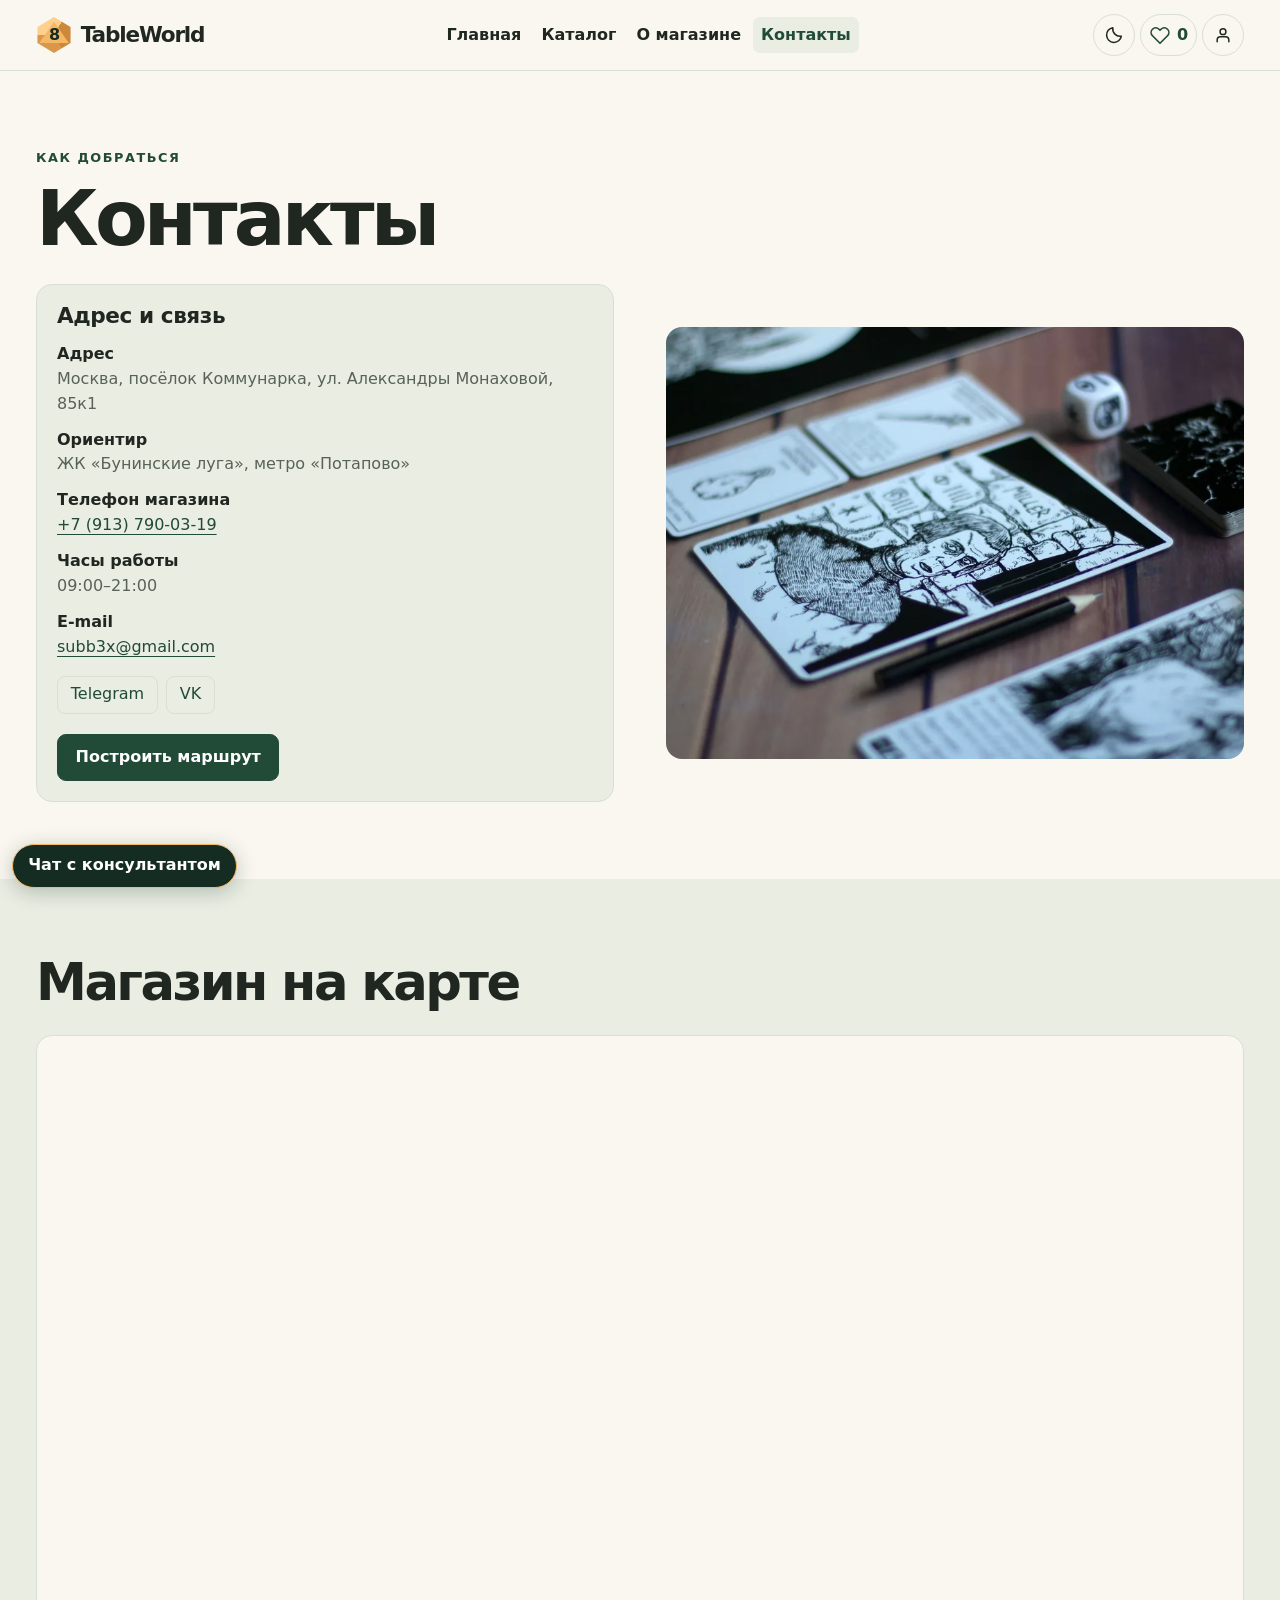
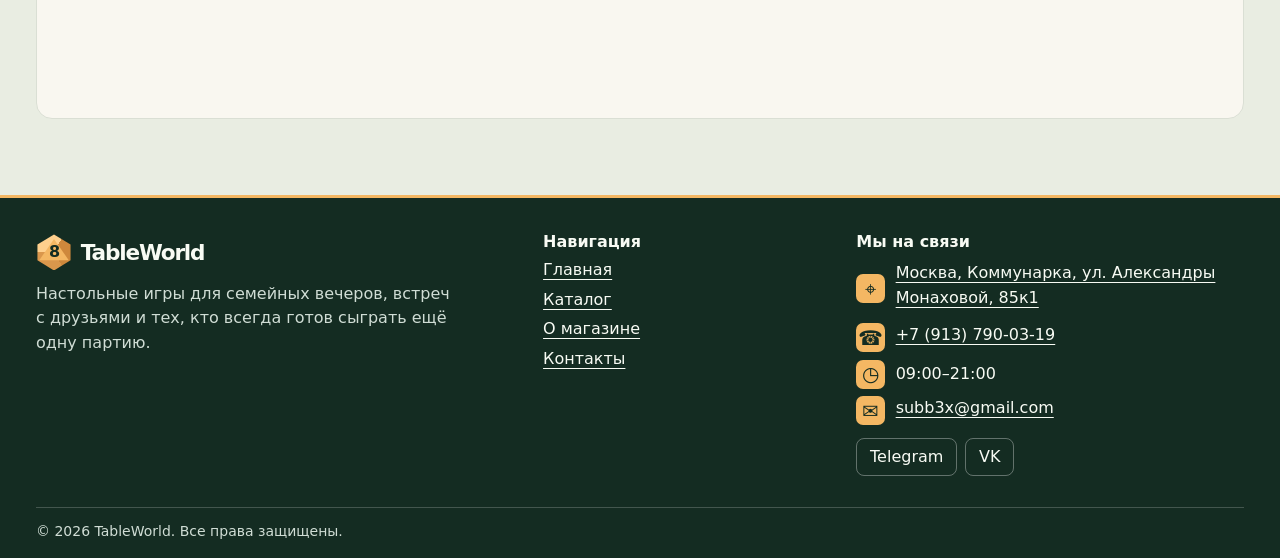
<file: contacts.html>
<!DOCTYPE html>
<html lang="ru">
<head>
  <meta charset="UTF-8">
  <meta name="viewport" content="width=device-width, initial-scale=1.0">
  <title>Контакты — TableWorld</title>
  <meta name="description" content="TableWorld — магазин настольных игр в Коммунарке.">
  <script src="js/theme.js?v=profile-ui"></script>
  <link rel="stylesheet" href="css/style.css?v=profile-ui">
  <link rel="stylesheet" href="css/responsive.css?v=profile-ui">
  <script src="js/products.js" defer></script>
  <script src="js/main.js?v=chat-greeting" defer></script>
</head>
<body>
  <header class="site-header">
    <div class="wrap header-row">
      <a class="brand" href="index.html"><span class="brand-mark" aria-hidden="true">8</span>TableWorld</a>
      <nav class="site-nav" aria-label="Основная навигация">
        <a href="index.html">Главная</a>
        <a href="catalog.html">Каталог</a>
        <a href="about.html">О магазине</a>
        <a href="contacts.html" aria-current="page">Контакты</a>
      </nav>
      <div class="header-actions">
        <button class="theme-toggle" type="button" data-theme-toggle aria-label="Тёмная тема" title="Включить тёмную тему" aria-pressed="false">
          <svg class="theme-icon theme-moon" viewBox="0 0 24 24" width="20" height="20" fill="none" stroke="currentColor" stroke-width="1.8" stroke-linecap="round" stroke-linejoin="round" aria-hidden="true"><path d="M20.8 13.4A8.8 8.8 0 0 1 10.6 3.2a8.9 8.9 0 1 0 10.2 10.2Z"/></svg>
          <svg class="theme-icon theme-sun" viewBox="0 0 24 24" width="20" height="20" fill="none" stroke="currentColor" stroke-width="1.8" stroke-linecap="round" aria-hidden="true"><circle cx="12" cy="12" r="4"/><path d="M12 2v2m0 16v2M2 12h2m16 0h2M5 5l1.5 1.5m11 11L19 19M19 5l-1.5 1.5m-11 11L5 19"/></svg>
        </button>
        <a class="favorites-link" href="catalog.html?favorites=1" aria-label="Избранное"><img class="favorites-icon" src="images/heart-outline.svg" width="22" height="22" alt=""><span data-favorite-count>0</span></a>
        <a class="account-link" href="account.html" aria-label="Личный кабинет" title="Личный кабинет"><svg class="account-icon" viewBox="0 0 24 24" width="20" height="20" fill="none" stroke="currentColor" stroke-width="1.8" stroke-linecap="round" aria-hidden="true"><circle cx="12" cy="8" r="3.5"/><path d="M5 20v-2a4 4 0 0 1 4-4h6a4 4 0 0 1 4 4v2"/></svg></a>
      </div>
    </div>
  </header>
  <main>
    <section class="wrap section" id="contacts">
      <div class="section-heading"><div><p class="eyebrow">Как добраться</p><h1>Контакты</h1></div></div>
      <div class="split contact-overview">
        <div class="panel contact-panel">
          <h2>Адрес и связь</h2>
          <dl>
            <dt>Адрес</dt><dd>Москва, посёлок Коммунарка, ул. Александры Монаховой, 85к1</dd>
            <dt>Ориентир</dt><dd>ЖК «Бунинские луга», метро «Потапово»</dd>
            <dt>Телефон магазина</dt><dd><a href="tel:+79137900319">+7 (913) 790-03-19</a></dd>
            <dt>Часы работы</dt><dd>09:00–21:00</dd>
            <dt>E-mail</dt><dd><a href="mailto:subb3x@gmail.com">subb3x@gmail.com</a></dd>
          </dl>
          <div class="social-links" aria-label="Социальные сети">
            <a class="social-link" href="https://t.me/suptrix">Telegram</a>
            <a class="social-link" href="https://vk.ru/id365700185">VK</a>
          </div>
          <a class="button" href="https://yandex.ru/maps/?rtext=~%D0%9C%D0%BE%D1%81%D0%BA%D0%B2%D0%B0%2C%20%D0%BF%D0%BE%D1%81%D1%91%D0%BB%D0%BE%D0%BA%20%D0%9A%D0%BE%D0%BC%D0%BC%D1%83%D0%BD%D0%B0%D1%80%D0%BA%D0%B0%2C%20%D1%83%D0%BB.%20%D0%90%D0%BB%D0%B5%D0%BA%D1%81%D0%B0%D0%BD%D0%B4%D1%80%D1%8B%20%D0%9C%D0%BE%D0%BD%D0%B0%D1%85%D0%BE%D0%B2%D0%BE%D0%B9%2C%2085%D0%BA1&amp;rtt=pd">Построить маршрут</a>
        </div>
        <img class="feature-photo" src="images/visit.webp" alt="Игральные кости и блокноты на столе" width="960" height="623">
      </div>
    </section>
    <section class="band contact-map">
      <div class="wrap section">
        <div class="section-heading"><h2>Магазин на карте</h2></div>
        <iframe class="map" title="Карта: улица Александры Монаховой, 85к1" src="https://yandex.ru/map-widget/v1/?mode=search&amp;text=%D0%9C%D0%BE%D1%81%D0%BA%D0%B2%D0%B0%2C%20%D0%BF%D0%BE%D1%81%D1%91%D0%BB%D0%BE%D0%BA%20%D0%9A%D0%BE%D0%BC%D0%BC%D1%83%D0%BD%D0%B0%D1%80%D0%BA%D0%B0%2C%20%D1%83%D0%BB.%20%D0%90%D0%BB%D0%B5%D0%BA%D1%81%D0%B0%D0%BD%D0%B4%D1%80%D1%8B%20%D0%9C%D0%BE%D0%BD%D0%B0%D1%85%D0%BE%D0%B2%D0%BE%D0%B9%2C%2085%D0%BA1&amp;z=17" loading="lazy" allowfullscreen></iframe>
      </div>
    </section>
  </main>
  <footer class="site-footer">
    <div class="wrap">
      <div class="footer-grid">
        <div>
          <a class="brand" href="index.html"><span class="brand-mark" aria-hidden="true">8</span>TableWorld</a>
          <p>Настольные игры для семейных вечеров, встреч с друзьями и тех, кто всегда готов сыграть ещё одну партию.</p>
        </div>
        <nav aria-label="Навигация в подвале">
          <h2>Навигация</h2>
          <a href="index.html">Главная</a>
          <a href="catalog.html">Каталог</a>
          <a href="about.html">О магазине</a>
          <a href="contacts.html">Контакты</a>
        </nav>
        <div>
          <h2>Мы на связи</h2>
          <ul class="footer-contacts">
            <li><span class="footer-icon" aria-hidden="true">⌖</span><a href="contacts.html#contacts">Москва, Коммунарка, ул. Александры Монаховой, 85к1</a></li>
            <li><span class="footer-icon" aria-hidden="true">☎</span><a href="tel:+79137900319">+7 (913) 790-03-19</a></li>
            <li><span class="footer-icon" aria-hidden="true">◷</span><span>09:00–21:00</span></li>
            <li><span class="footer-icon" aria-hidden="true">✉</span><a href="mailto:subb3x@gmail.com">subb3x@gmail.com</a></li>
          </ul>
          <div class="social-links">
            <a class="social-link" href="https://t.me/suptrix">Telegram</a>
            <a class="social-link" href="https://vk.ru/id365700185">VK</a>
          </div>
        </div>
      </div>
      <p class="footer-bottom">© 2026 TableWorld. Все права защищены.</p>
    </div>
  </footer>
  <button class="to-top" type="button" hidden>
    <span class="brand-mark" aria-hidden="true">8</span>
    <span>Вверх</span>
  </button>
</body>
</html>
</file>
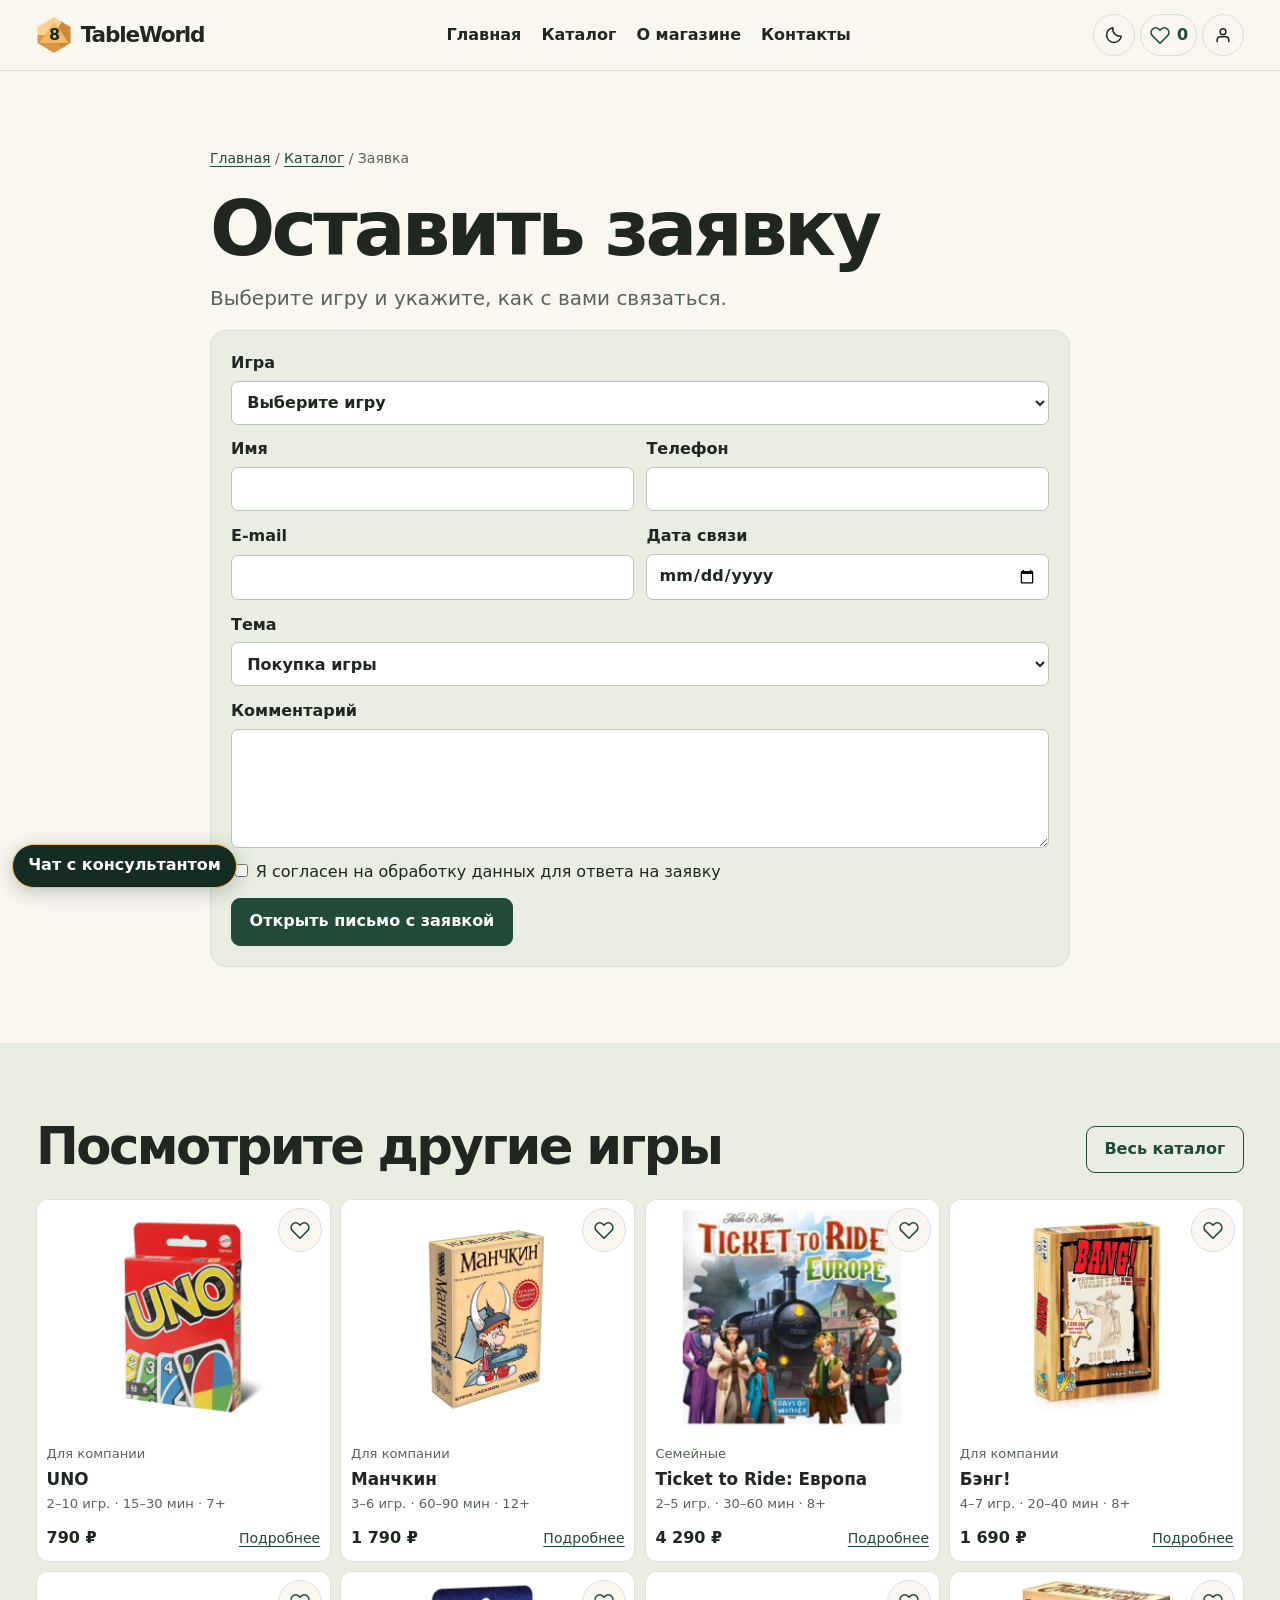
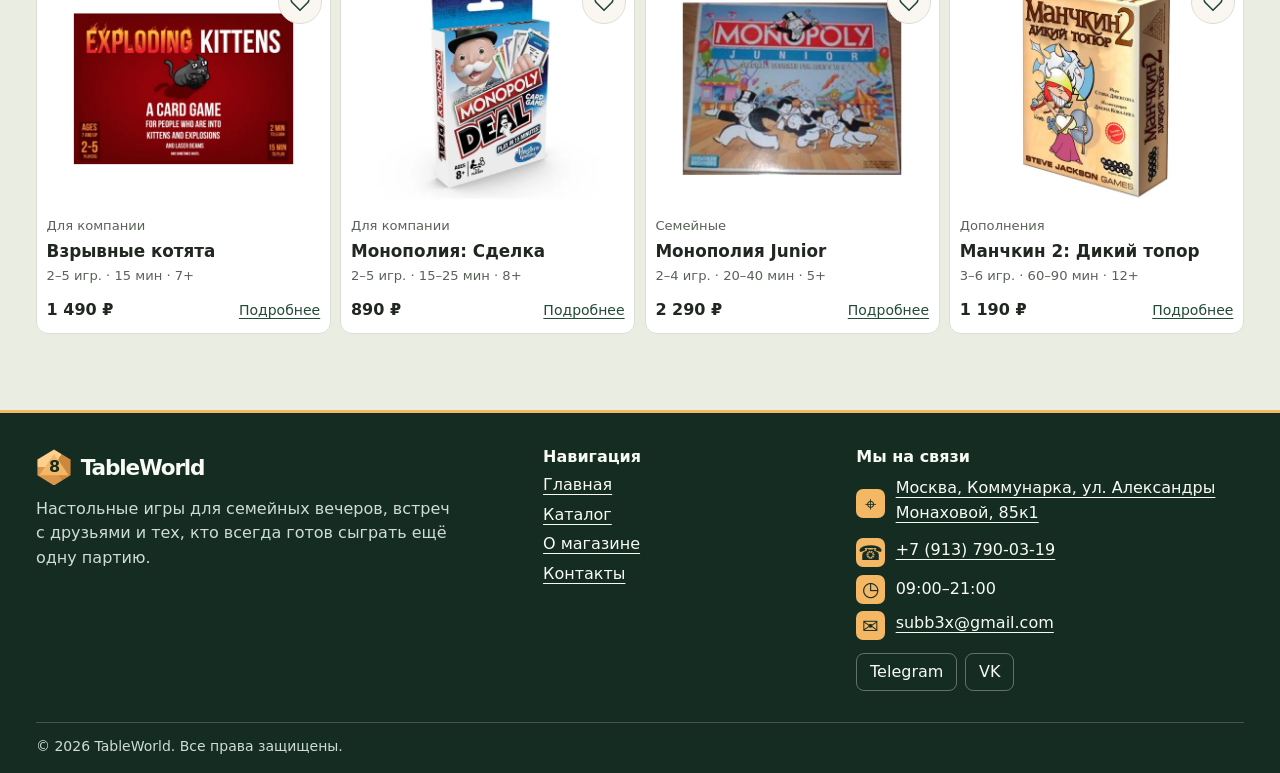
<file: order.html>
<!DOCTYPE html>
<html lang="ru">
<head>
  <meta charset="UTF-8">
  <meta name="viewport" content="width=device-width, initial-scale=1.0">
  <title>Заявка — TableWorld</title>
  <meta name="description" content="TableWorld — магазин настольных игр в Коммунарке.">
  <script src="js/theme.js?v=profile-ui"></script>
  <link rel="stylesheet" href="css/style.css?v=profile-ui">
  <link rel="stylesheet" href="css/responsive.css?v=profile-ui">
  <script src="js/products.js" defer></script>
  <script src="js/main.js?v=chat-greeting" defer></script>
</head>
<body>
  <header class="site-header">
    <div class="wrap header-row">
      <a class="brand" href="index.html"><span class="brand-mark" aria-hidden="true">8</span>TableWorld</a>
      <nav class="site-nav" aria-label="Основная навигация">
        <a href="index.html">Главная</a>
        <a href="catalog.html">Каталог</a>
        <a href="about.html">О магазине</a>
        <a href="contacts.html">Контакты</a>
      </nav>
      <div class="header-actions">
        <button class="theme-toggle" type="button" data-theme-toggle aria-label="Тёмная тема" title="Включить тёмную тему" aria-pressed="false">
          <svg class="theme-icon theme-moon" viewBox="0 0 24 24" width="20" height="20" fill="none" stroke="currentColor" stroke-width="1.8" stroke-linecap="round" stroke-linejoin="round" aria-hidden="true"><path d="M20.8 13.4A8.8 8.8 0 0 1 10.6 3.2a8.9 8.9 0 1 0 10.2 10.2Z"/></svg>
          <svg class="theme-icon theme-sun" viewBox="0 0 24 24" width="20" height="20" fill="none" stroke="currentColor" stroke-width="1.8" stroke-linecap="round" aria-hidden="true"><circle cx="12" cy="12" r="4"/><path d="M12 2v2m0 16v2M2 12h2m16 0h2M5 5l1.5 1.5m11 11L19 19M19 5l-1.5 1.5m-11 11L5 19"/></svg>
        </button>
        <a class="favorites-link" href="catalog.html?favorites=1" aria-label="Избранное"><img class="favorites-icon" src="images/heart-outline.svg" width="22" height="22" alt=""><span data-favorite-count>0</span></a>
        <a class="account-link" href="account.html" aria-label="Личный кабинет" title="Личный кабинет"><svg class="account-icon" viewBox="0 0 24 24" width="20" height="20" fill="none" stroke="currentColor" stroke-width="1.8" stroke-linecap="round" aria-hidden="true"><circle cx="12" cy="8" r="3.5"/><path d="M5 20v-2a4 4 0 0 1 4-4h6a4 4 0 0 1 4 4v2"/></svg></a>
      </div>
    </div>
  </header>
  <main>
    <section class="wrap section order-page">
      <nav class="breadcrumbs" aria-label="Хлебные крошки"><a href="index.html">Главная</a> / <a href="catalog.html">Каталог</a> / <span>Заявка</span></nav>
      <h1>Оставить заявку</h1>
      <p class="lead">Выберите игру и укажите, как с вами связаться.</p>
      <form class="order-form panel">
        <label class="wide">Игра<select name="game" required><option value="">Выберите игру</option></select></label>
        <label>Имя<input name="name" autocomplete="given-name" required></label>
        <label>Телефон<input name="phone" type="tel" autocomplete="tel" required></label>
        <label>E-mail<input name="email" type="email" autocomplete="email"></label>
        <label>Дата связи<input name="date" type="date"></label>
        <label class="wide">Тема<select name="topic" required><option>Покупка игры</option><option>Консультация</option><option>Самовывоз</option></select></label>
        <label class="wide">Комментарий<textarea name="comment" rows="4"></textarea></label>
        <label class="wide checkbox"><input name="agreement" type="checkbox" required> Я согласен на обработку данных для ответа на заявку</label>
        <div class="wide"><button class="button" type="submit">Открыть письмо с заявкой</button></div>
        <p class="wide form-status" data-order-status role="status" hidden></p>
      </form>
    </section>
    <section class="band">
      <div class="wrap section">
        <div class="section-heading">
          <h2>Посмотрите другие игры</h2>
          <a class="button outline" href="catalog.html">Весь каталог</a>
        </div>
        <div class="products-grid featured-grid" data-featured="order"></div>
      </div>
    </section>
  </main>
  <footer class="site-footer">
    <div class="wrap">
      <div class="footer-grid">
        <div>
          <a class="brand" href="index.html"><span class="brand-mark" aria-hidden="true">8</span>TableWorld</a>
          <p>Настольные игры для семейных вечеров, встреч с друзьями и тех, кто всегда готов сыграть ещё одну партию.</p>
        </div>
        <nav aria-label="Навигация в подвале">
          <h2>Навигация</h2>
          <a href="index.html">Главная</a>
          <a href="catalog.html">Каталог</a>
          <a href="about.html">О магазине</a>
          <a href="contacts.html">Контакты</a>
        </nav>
        <div>
          <h2>Мы на связи</h2>
          <ul class="footer-contacts">
            <li><span class="footer-icon" aria-hidden="true">⌖</span><a href="contacts.html#contacts">Москва, Коммунарка, ул. Александры Монаховой, 85к1</a></li>
            <li><span class="footer-icon" aria-hidden="true">☎</span><a href="tel:+79137900319">+7 (913) 790-03-19</a></li>
            <li><span class="footer-icon" aria-hidden="true">◷</span><span>09:00–21:00</span></li>
            <li><span class="footer-icon" aria-hidden="true">✉</span><a href="mailto:subb3x@gmail.com">subb3x@gmail.com</a></li>
          </ul>
          <div class="social-links">
            <a class="social-link" href="https://t.me/suptrix">Telegram</a>
            <a class="social-link" href="https://vk.ru/id365700185">VK</a>
          </div>
        </div>
      </div>
      <p class="footer-bottom">© 2026 TableWorld. Все права защищены.</p>
    </div>
  </footer>
  <button class="to-top" type="button" hidden>
    <span class="brand-mark" aria-hidden="true">8</span>
    <span>Вверх</span>
  </button>
</body>
</html>
</file>
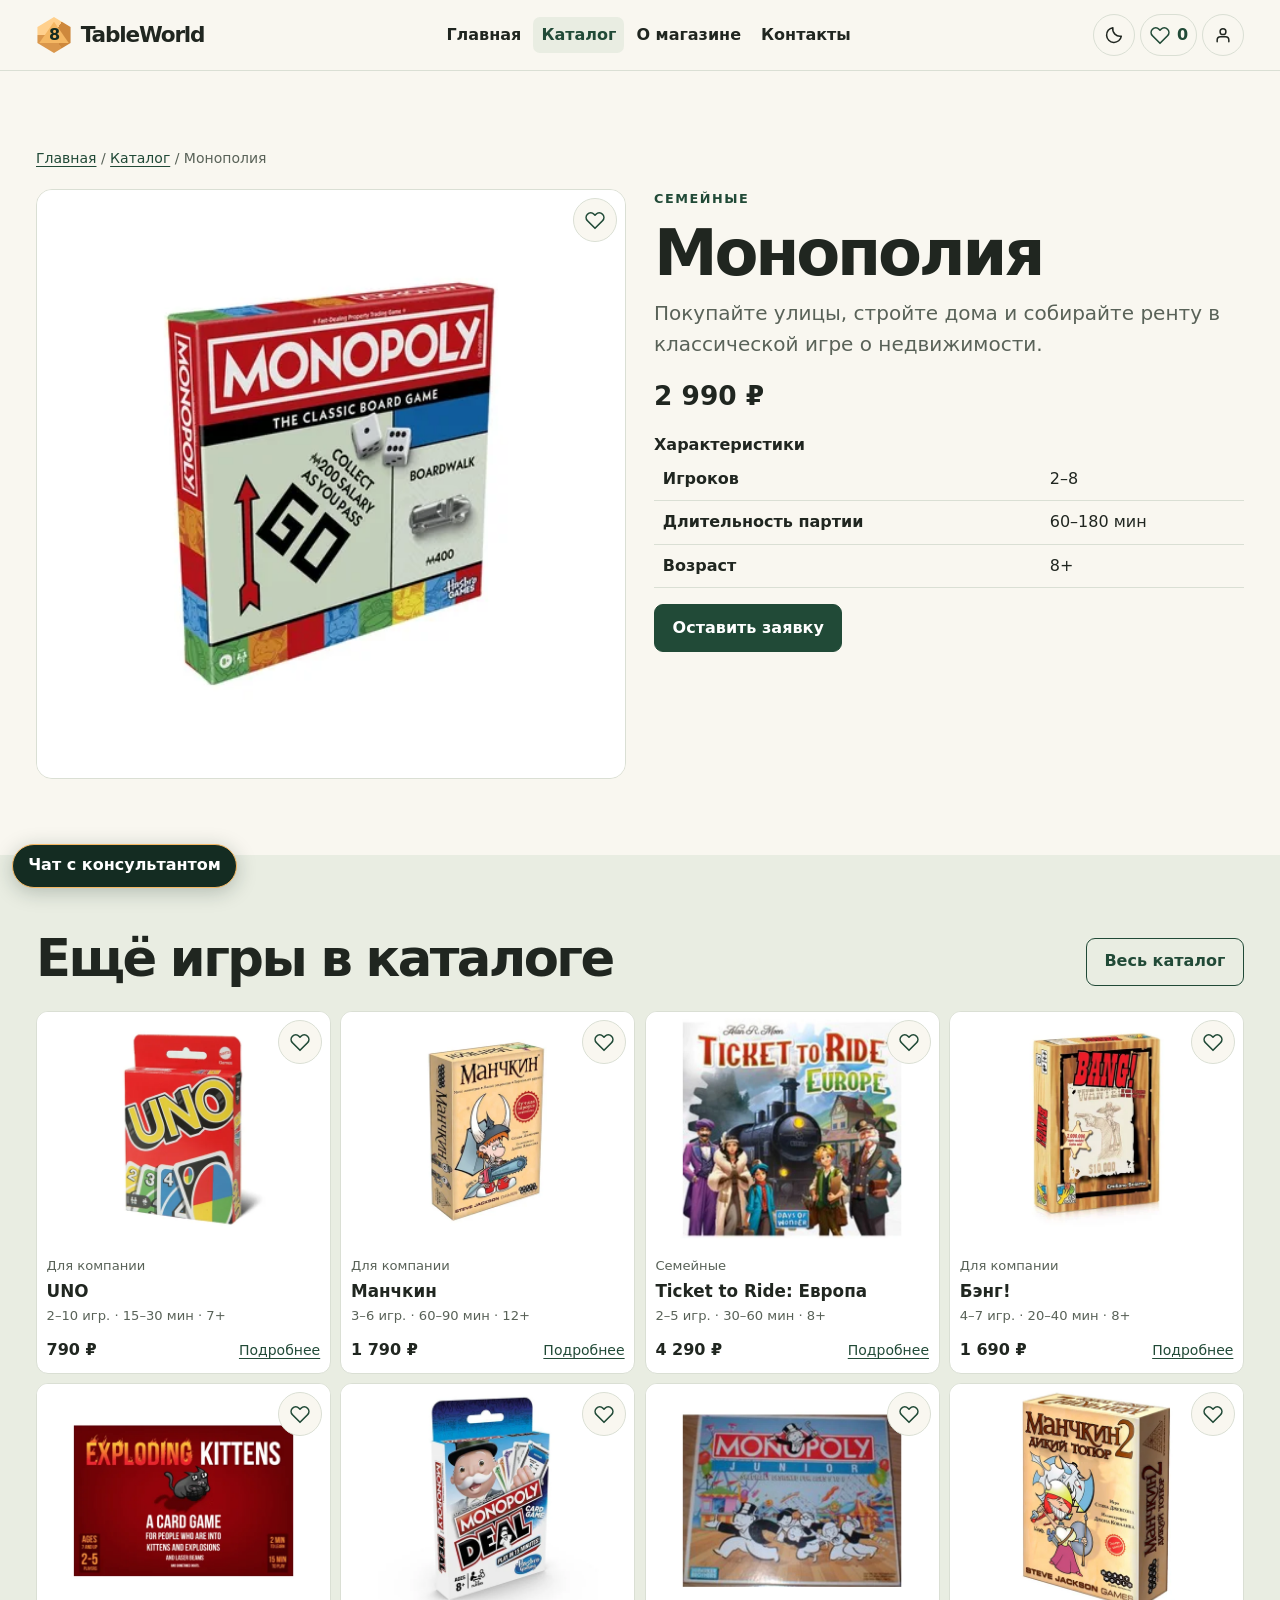
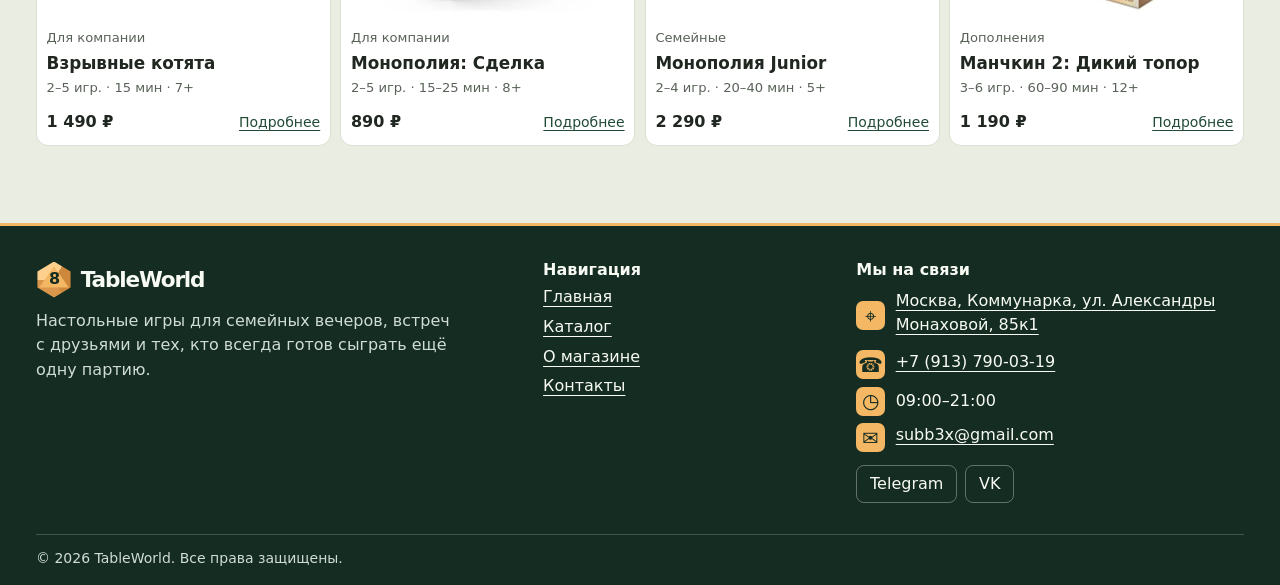
<file: product.html>
<!DOCTYPE html>
<html lang="ru">
<head>
  <meta charset="UTF-8">
  <meta name="viewport" content="width=device-width, initial-scale=1.0">
  <title>Карточка игры — TableWorld</title>
  <meta name="description" content="TableWorld — магазин настольных игр в Коммунарке.">
  <script src="js/theme.js?v=profile-ui"></script>
  <link rel="stylesheet" href="css/style.css?v=profile-ui">
  <link rel="stylesheet" href="css/responsive.css?v=profile-ui">
  <script src="js/products.js" defer></script>
  <script src="js/main.js?v=chat-greeting" defer></script>
</head>
<body>
  <header class="site-header">
    <div class="wrap header-row">
      <a class="brand" href="index.html"><span class="brand-mark" aria-hidden="true">8</span>TableWorld</a>
      <nav class="site-nav" aria-label="Основная навигация">
        <a href="index.html">Главная</a>
        <a href="catalog.html" aria-current="page">Каталог</a>
        <a href="about.html">О магазине</a>
        <a href="contacts.html">Контакты</a>
      </nav>
      <div class="header-actions">
        <button class="theme-toggle" type="button" data-theme-toggle aria-label="Тёмная тема" title="Включить тёмную тему" aria-pressed="false">
          <svg class="theme-icon theme-moon" viewBox="0 0 24 24" width="20" height="20" fill="none" stroke="currentColor" stroke-width="1.8" stroke-linecap="round" stroke-linejoin="round" aria-hidden="true"><path d="M20.8 13.4A8.8 8.8 0 0 1 10.6 3.2a8.9 8.9 0 1 0 10.2 10.2Z"/></svg>
          <svg class="theme-icon theme-sun" viewBox="0 0 24 24" width="20" height="20" fill="none" stroke="currentColor" stroke-width="1.8" stroke-linecap="round" aria-hidden="true"><circle cx="12" cy="12" r="4"/><path d="M12 2v2m0 16v2M2 12h2m16 0h2M5 5l1.5 1.5m11 11L19 19M19 5l-1.5 1.5m-11 11L5 19"/></svg>
        </button>
        <a class="favorites-link" href="catalog.html?favorites=1" aria-label="Избранное"><img class="favorites-icon" src="images/heart-outline.svg" width="22" height="22" alt=""><span data-favorite-count>0</span></a>
        <a class="account-link" href="account.html" aria-label="Личный кабинет" title="Личный кабинет"><svg class="account-icon" viewBox="0 0 24 24" width="20" height="20" fill="none" stroke="currentColor" stroke-width="1.8" stroke-linecap="round" aria-hidden="true"><circle cx="12" cy="8" r="3.5"/><path d="M5 20v-2a4 4 0 0 1 4-4h6a4 4 0 0 1 4 4v2"/></svg></a>
      </div>
    </div>
  </header>
  <main>
    <div class="wrap section">
      <nav class="breadcrumbs" aria-label="Хлебные крошки"><a href="index.html">Главная</a> / <a href="catalog.html">Каталог</a> / <span data-product-crumb>Игра</span></nav>
      <div data-product></div>
      <dialog class="order-dialog" aria-labelledby="dialog-title">
        <div class="section-heading">
          <h2 id="dialog-title">Заявка на игру</h2>
          <button type="button" class="dialog-close" aria-label="Закрыть">×</button>
        </div>
        <form class="order-form">
        <label class="wide">Игра<select name="game" required><option value="">Выберите игру</option></select></label>
        <label>Имя<input name="name" autocomplete="given-name" required></label>
        <label>Телефон<input name="phone" type="tel" autocomplete="tel" required></label>
        <label>E-mail<input name="email" type="email" autocomplete="email"></label>
        <label>Дата связи<input name="date" type="date"></label>
        <label class="wide">Тема<select name="topic" required><option>Покупка игры</option><option>Консультация</option><option>Самовывоз</option></select></label>
        <label class="wide">Комментарий<textarea name="comment" rows="4"></textarea></label>
        <label class="wide checkbox"><input name="agreement" type="checkbox" required> Я согласен на обработку данных для ответа на заявку</label>
        <div class="wide"><button class="button" type="submit">Открыть письмо с заявкой</button></div>
        <p class="wide form-status" data-order-status role="status" hidden></p>
      </form>
      </dialog>
      <noscript><p>Включите JavaScript, чтобы открыть карточку игры.</p></noscript>
    </div>
    <section class="band">
      <div class="wrap section">
        <div class="section-heading">
          <h2>Ещё игры в каталоге</h2>
          <a class="button outline" href="catalog.html">Весь каталог</a>
        </div>
        <div class="products-grid featured-grid" data-featured="product"></div>
      </div>
    </section>
  </main>
  <footer class="site-footer">
    <div class="wrap">
      <div class="footer-grid">
        <div>
          <a class="brand" href="index.html"><span class="brand-mark" aria-hidden="true">8</span>TableWorld</a>
          <p>Настольные игры для семейных вечеров, встреч с друзьями и тех, кто всегда готов сыграть ещё одну партию.</p>
        </div>
        <nav aria-label="Навигация в подвале">
          <h2>Навигация</h2>
          <a href="index.html">Главная</a>
          <a href="catalog.html">Каталог</a>
          <a href="about.html">О магазине</a>
          <a href="contacts.html">Контакты</a>
        </nav>
        <div>
          <h2>Мы на связи</h2>
          <ul class="footer-contacts">
            <li><span class="footer-icon" aria-hidden="true">⌖</span><a href="contacts.html#contacts">Москва, Коммунарка, ул. Александры Монаховой, 85к1</a></li>
            <li><span class="footer-icon" aria-hidden="true">☎</span><a href="tel:+79137900319">+7 (913) 790-03-19</a></li>
            <li><span class="footer-icon" aria-hidden="true">◷</span><span>09:00–21:00</span></li>
            <li><span class="footer-icon" aria-hidden="true">✉</span><a href="mailto:subb3x@gmail.com">subb3x@gmail.com</a></li>
          </ul>
          <div class="social-links">
            <a class="social-link" href="https://t.me/suptrix">Telegram</a>
            <a class="social-link" href="https://vk.ru/id365700185">VK</a>
          </div>
        </div>
      </div>
      <p class="footer-bottom">© 2026 TableWorld. Все права защищены.</p>
    </div>
  </footer>
  <button class="to-top" type="button" hidden>
    <span class="brand-mark" aria-hidden="true">8</span>
    <span>Вверх</span>
  </button>
</body>
</html>
</file>
<file: css/style.css>
:root {
  color-scheme: light;
  --paper: #f9f7f0;
  --white: #fff;
  --ink: #202620;
  --muted: #596258;
  --green: #214a37;
  --dark: #142c22;
  --line: #dadfd4;
  --sage: #e9ede2;
  --accent: #f4b763;
  --radius: 16px;
  --wrap: 1280px;
}

*, *::before, *::after { box-sizing: border-box; }
html { scroll-behavior: smooth; scroll-padding-top: 98px; }
body { margin: 0; background: var(--paper); color: var(--ink); font: 1rem/1.55 system-ui, sans-serif; }
img { display: block; max-width: 100%; height: auto; }
a { color: var(--green); text-underline-offset: .22em; }
a:hover { color: #7a4428; }
button, input, select, textarea { font: inherit; }
button { cursor: pointer; }
:focus-visible { outline: 3px solid #bc6a30; outline-offset: 3px; }
[hidden] { display: none !important; }
h1, h2, h3, p { margin: 0; }
h1, h2 { line-height: 1.04; letter-spacing: -.05em; }
h1 { font-size: clamp(2.45rem, 6vw, 5rem); }
h2 { font-size: clamp(1.9rem, 4vw, 3.35rem); }
h3 { font-size: 1.05rem; line-height: 1.25; }
p + p { margin-top: .85rem; }

.wrap { width: min(calc(100% - 32px), var(--wrap)); margin-inline: auto; }
.section { padding-block: clamp(2.25rem, 6vw, 5.5rem); }
.about-picks { padding-top: 2rem; }
.eyebrow { margin-bottom: .7rem; color: var(--green); letter-spacing: .12em; text-transform: uppercase; font-size: .8rem; font-weight: 800; }
.lead { font-size: clamp(1.08rem, 2vw, 1.25rem); color: var(--muted); }
.muted { color: var(--muted); }
.sr-only { position: absolute; width: 1px; height: 1px; margin: -1px; overflow: hidden; clip-path: inset(50%); white-space: nowrap; }
.section-heading { display: flex; flex-wrap: wrap; align-items: end; justify-content: space-between; gap: 1rem; margin-bottom: 1.6rem; }

.button {
  display: inline-flex;
  align-items: center;
  justify-content: center;
  min-height: 46px;
  padding: .65rem 1.1rem;
  border: 1px solid var(--green);
  border-radius: 9px;
  background: var(--green);
  color: var(--white);
  text-decoration: none;
  font-weight: 700;
}
.button:hover { background: var(--dark); color: var(--white); }
.button.outline { background: transparent; color: var(--green); }
.button.outline:hover { background: var(--sage); }
.button.accent { border-color: var(--accent); background: var(--accent); color: var(--dark); }
.button.accent:hover { background: #ffd08d; }

.site-header { position: sticky; top: 0; background: var(--paper); border-bottom: 1px solid var(--line); z-index: 5; }
.header-row { display: grid; grid-template-columns: 1fr auto; gap: .45rem 1rem; align-items: center; min-height: 70px; padding-block: .65rem; }
.brand { display: inline-flex; align-items: center; gap: .55rem; width: fit-content; color: inherit; text-decoration: none; font-size: 1.35rem; font-weight: 850; letter-spacing: -.055em; }
.brand-mark {
  position: relative;
  isolation: isolate;
  display: grid;
  place-items: center;
  flex: 0 0 36px;
  width: 36px;
  height: 36px;
  clip-path: polygon(50% 0, 96% 28%, 96% 72%, 50% 100%, 4% 72%, 4% 28%);
  background: conic-gradient(from 30deg, #ce883c 0deg 120deg, #da974c 120deg 240deg, #ffd08d 240deg);
  color: var(--dark);
  font-size: 1rem;
}
.brand-mark::before {
  position: absolute;
  z-index: -1;
  inset: 0;
  content: "";
  clip-path: polygon(50% 13%, 91% 72%, 9% 72%);
  background: var(--accent);
}
.site-nav { display: flex; flex-wrap: wrap; gap: .15rem .25rem; grid-column: 1 / -1; grid-row: 2; }
.site-nav a { padding: .35rem .5rem; border-radius: 7px; color: var(--ink); text-decoration: none; font-weight: 600; }
.site-nav a:hover, .site-nav [aria-current] { color: var(--green); background: var(--sage); }
.favorites-link { display: inline-flex; align-items: center; gap: .4rem; min-height: 42px; padding: .35rem .75rem; border: 1px solid var(--line); border-radius: 30px; text-decoration: none; font-weight: 700; }
.favorites-icon { display: block; flex: none; width: 22px; height: 22px; object-fit: contain; }

.hero { position: relative; isolation: isolate; display: grid; align-items: center; min-height: min(690px, 83svh); padding-block: 4rem; background: #152621; color: var(--white); }
.hero picture, .hero img, .hero::after { position: absolute; inset: 0; width: 100%; height: 100%; }
.hero picture { z-index: -2; }
.hero img { object-fit: cover; object-position: center 56%; }
.hero::after { content: ""; z-index: -1; background: linear-gradient(90deg, #0a2019 0%, #10231bdf 35%, #13251b25 100%); }
.hero .eyebrow { color: #ffd895; }
.hero h1 { font-size: clamp(3.7rem, 10vw, 8rem); }
.hero p:not(.eyebrow) { max-width: 37ch; margin: 1.3rem 0 1.6rem; color: #f0f3eb; font-size: clamp(1rem, 2vw, 1.25rem); }
.home-visit { background: var(--sage); padding-block: clamp(2rem, 6vw, 5rem); }
.visit-grid, .split { display: grid; align-items: center; gap: clamp(1.4rem, 4vw, 4.5rem); }
.visit-grid p:not(.eyebrow), .split p:not(.eyebrow) { max-width: 52ch; margin-top: 1rem; }
.visit-grid .button, .split .button { margin-top: 1.25rem; }
.visit-grid img, .feature-photo { width: 100%; aspect-ratio: 16 / 10; object-fit: cover; border-radius: var(--radius); }
.visit-grid img { object-position: center 70%; }

.breadcrumbs { margin-bottom: 1.2rem; color: var(--muted); font-size: .875rem; }
.catalog-layout { display: grid; grid-template-columns: minmax(0, 1fr); gap: 1.25rem; margin-top: 1.5rem; }
.catalog-filters, .panel { min-width: 0; padding: 1.25rem; border: 1px solid var(--line); border-radius: var(--radius); background: var(--sage); }
.catalog-filters h2, .panel h2 { font-size: 1.35rem; letter-spacing: -.02em; margin-bottom: .9rem; }
.filters-form { display: grid; gap: .6rem; }
.filters-form > label, .order-form label { font-weight: 650; }
input:not([type="checkbox"]), select, textarea {
  width: 100%;
  min-width: 0;
  min-height: 44px;
  padding: .55rem .7rem;
  border: 1px solid #bac3b8;
  border-radius: 7px;
  background: var(--white);
  color: var(--ink);
}
fieldset { min-width: 0; margin: .15rem 0; padding: .55rem; border: 1px solid #bac3b8; border-radius: 7px; }
.filter-prices { display: grid; grid-template-columns: repeat(2, minmax(0, 1fr)); gap: .45rem; }
.filter-prices label { font-size: .875rem; }
.catalog-toolbar { display: flex; justify-content: space-between; align-items: center; flex-wrap: wrap; gap: .6rem; margin-bottom: .9rem; }
.catalog-tabs { display: flex; gap: .3rem; }
.catalog-tabs a { padding: .4rem .65rem; border-radius: 7px; text-decoration: none; font-weight: 650; }
.catalog-tabs [aria-current] { background: var(--green); color: var(--white); }
.products-grid { display: grid; grid-template-columns: repeat(2, minmax(0, 1fr)); gap: .6rem; }
.product-card { display: flex; min-width: 0; flex-direction: column; background: var(--white); border: 1px solid var(--line); border-radius: 12px; overflow: hidden; }
.product-card:hover { border-color: #829989; }
.card-media, .detail-media { position: relative; min-width: 0; background: var(--white); }
.card-media > a > img { width: 100%; aspect-ratio: 5 / 4; object-fit: contain; }
.favorite-button {
  position: absolute;
  top: .5rem;
  right: .5rem;
  display: grid;
  place-items: center;
  width: 44px;
  height: 44px;
  padding: 0;
  border: 1px solid var(--line);
  border-radius: 50%;
  background: var(--paper);
  color: var(--green);
  appearance: none;
}
.favorite-button[aria-pressed="true"] { color: #922f35; background: #ffe9e9; border-color: #dcabb0; }
.card-body { display: flex; flex: 1; flex-direction: column; gap: .28rem; padding: .6rem; }
.card-category, .card-meta { margin: 0; color: var(--muted); font-size: .82rem; }
.card-body h3 { overflow-wrap: anywhere; }
.card-body h3 a { text-decoration: none; color: inherit; }
.card-body h3 a:hover { text-decoration: underline; }
.card-bottom { display: flex; flex-wrap: wrap; align-items: baseline; justify-content: space-between; gap: .15rem .45rem; margin-top: auto; padding-top: .45rem; }
.card-bottom a { font-size: .875rem; }
.empty-state { padding: 1rem; border: 1px solid var(--line); border-radius: 10px; }

.product-details { display: grid; grid-template-columns: minmax(0, 1fr); gap: 1.75rem; align-items: start; }
.detail-media { border: 1px solid var(--line); border-radius: var(--radius); overflow: hidden; }
.detail-media > img { width: 100%; }
.product-details h1 { font-size: clamp(2rem, 5vw, 4rem); margin-bottom: .75rem; }
.detail-price { margin: 1rem 0; font-weight: 800; font-size: 1.65rem; }
.table-wrapper { overflow-x: auto; margin: 1rem 0; }
.product-table { width: 100%; min-width: 25rem; border-collapse: collapse; }
.product-table caption { font-weight: 800; text-align: left; }
.product-table th, .product-table td { padding: .55rem; border-bottom: 1px solid var(--line); text-align: left; }
.order-page { max-width: 860px; }
.order-page .lead { margin: .9rem 0 1rem; }
.order-form { display: grid; grid-template-columns: minmax(0, 1fr); gap: .8rem; }
.order-form label { display: grid; min-width: 0; gap: .3rem; }
.order-form .checkbox { display: flex; align-items: baseline; font-weight: 500; }
.order-form textarea { resize: vertical; }
.form-status { margin: 0; }
.order-dialog { width: min(640px, calc(100% - 24px)); max-height: calc(100dvh - 24px); overflow: auto; padding: 1.25rem; border: none; border-radius: var(--radius); background: var(--paper); }
.order-dialog::backdrop { background: #10271dbb; }
.order-dialog h2 { font-size: 1.7rem; }
.dialog-close { width: 44px; height: 44px; border: 1px solid var(--line); border-radius: 50%; background: var(--white); font-size: 1.35rem; }

.band { background: var(--sage); }
.faq { display: grid; gap: .55rem; max-width: 800px; margin-top: 1.1rem; }
.faq details { padding: .9rem 1.15rem; border: 1px solid var(--line); border-radius: 10px; background: var(--paper); }
.faq summary { cursor: pointer; font-weight: 750; }
.faq p { margin-top: .5rem; }
.contact-panel dl { margin: .9rem 0 1rem; }
.contact-panel dt { font-weight: 750; }
.contact-panel dd { margin: 0 0 .7rem; color: var(--muted); }
.map { display: block; width: 100%; height: clamp(320px, 55svh, 540px); border: 1px solid var(--line); border-radius: var(--radius); background: var(--paper); }

.contact-map .map { height: clamp(320px, 76svh, 850px); }

.site-footer { padding: 2.25rem 0 1rem; background: var(--dark); color: #f8fbf4; }
.footer-grid { display: grid; gap: 1.4rem; }
.footer-grid h2 { font-size: 1rem; letter-spacing: 0; margin-bottom: .45rem; }
.footer-grid a { color: inherit; overflow-wrap: anywhere; }
.footer-grid a:not(.brand) { display: block; width: fit-content; margin-bottom: .3rem; }
.footer-grid p { color: #d0ddd5; max-width: 41ch; }
.footer-grid .brand { margin-bottom: .7rem; }
.footer-bottom { margin-top: 1.6rem; padding-top: .8rem; border-top: 1px solid #ffffff33; color: #d0ddd5; font-size: .875rem; }
.to-top {
  position: fixed;
  z-index: 6;
  right: max(12px, env(safe-area-inset-right));
  bottom: max(12px, env(safe-area-inset-bottom));
  display: inline-flex;
  align-items: center;
  gap: .45rem;
  min-height: 44px;
  padding: .4rem .85rem .4rem .5rem;
  border: 1px solid var(--accent);
  border-radius: 999px;
  background: var(--dark);
  color: var(--white);
  box-shadow: 0 4px 20px #142c2240;
  font-size: .875rem;
  font-weight: 750;
}
.to-top .brand-mark { flex-basis: 28px; width: 28px; height: 28px; font-size: .8rem; }
.to-top:hover { background: var(--green); }

.site-footer { border-top: 3px solid var(--accent); }
.footer-contacts { display: grid; gap: .45rem; padding: 0; margin: .65rem 0 .8rem; list-style: none; }
.footer-contacts li { display: flex; align-items: center; gap: .65rem; }
.footer-contacts li a { margin: 0; }
.footer-icon {
  display: grid;
  place-items: center;
  flex: 0 0 29px;
  height: 29px;
  border-radius: 7px;
  background: var(--accent);
  color: var(--dark);
  font-size: 1.25rem;
  line-height: 1;
}
.social-link { padding: .35rem .8rem; border: 1px solid #ffffff55; border-radius: 8px; text-decoration: none; }
.social-link:hover { background: #ffffff20; }
.pagination { display: flex; flex-wrap: wrap; gap: .45rem; margin-top: 1rem; }
.pagination button { min-width: 44px; min-height: 44px; padding: .35rem; color: var(--green); background: var(--white); border: 1px solid var(--line); border-radius: 8px; }
.pagination [aria-current] { background: var(--green); color: var(--white); }

.header-actions {
  grid-column: 2;
  grid-row: 1;
  display: flex;
  align-items: center;
  gap: .3rem;
  justify-self: end;
}
.header-actions .favorites-link { padding-inline: .5rem; }
.theme-toggle, .account-link {
  display: inline-flex;
  align-items: center;
  justify-content: center;
  min-height: 42px;
  border: 1px solid var(--line);
  border-radius: 999px;
  background: var(--paper);
  color: var(--ink);
}
.theme-toggle, .account-link { width: 42px; padding: 0; }
.account-icon, .theme-icon { display: block; flex: none; }
.theme-sun, [data-theme="dark"] .theme-moon { display: none; }
[data-theme="dark"] .theme-sun { display: block; }
.theme-toggle:hover, .account-link:hover, .account-link[aria-current] { background: var(--sage); }

.social-links { display: flex; flex-wrap: wrap; gap: .5rem; }
.contact-panel .social-link { border-color: var(--line); }
.contact-panel .social-link:hover { background: var(--paper); }

.account-page { display: grid; gap: clamp(1rem, 2.5vw, 1.75rem); max-width: 1100px; }
.account-heading {
  display: flex;
  align-items: center;
  gap: clamp(.85rem, 3vw, 1.5rem);
  padding: clamp(1.25rem, 4vw, 2.5rem);
  border-radius: var(--radius);
  background: var(--dark);
  color: #f8fbf4;
}
.account-heading h1 { font-size: clamp(1.9rem, 5vw, 3.5rem); }
.account-heading p { margin-top: .6rem; color: #d0ddd5; }
.account-badge {
  display: grid;
  flex: 0 0 auto;
  place-items: center;
  width: clamp(44px, 8vw, 68px);
  aspect-ratio: 1;
  border: 1px solid #f4b76355;
  border-radius: 14px;
  background: #f4b7631a;
}
.account-panel {
  min-width: 0;
  padding: clamp(1rem, 3vw, 1.75rem);
  border: 1px solid var(--line);
  border-radius: var(--radius);
  background: var(--white);
}
.account-panel h2 { font-size: clamp(1.45rem, 3vw, 2rem); letter-spacing: -.03em; }
.account-panel > h2 { margin-bottom: 1rem; }
.account-panel .section-heading { align-items: center; margin-bottom: 1rem; }
.account-form, .account-fields, .account-form label { display: grid; gap: .75rem; }
.account-form label { gap: .35rem; font-weight: 650; }
.account-form-actions { display: flex; flex-wrap: wrap; align-items: center; gap: .75rem; margin-top: .35rem; }
.account-form p:empty { display: none; }
.account-count {
  display: inline-block;
  margin-inline-start: .25rem;
  padding: .2rem .5rem;
  border-radius: 999px;
  background: var(--sage);
  color: var(--green);
  font-size: .875rem;
  letter-spacing: 0;
  vertical-align: middle;
}
.account-empty {
  display: flex;
  align-items: center;
  gap: .8rem;
  padding: 1rem;
  border: 1px dashed var(--line);
  border-radius: 10px;
  background: var(--paper);
  color: var(--muted);
}

.chat-launch, .chat-widget {
  position: fixed;
  left: max(12px, env(safe-area-inset-left));
  z-index: 8;
}
.chat-launch {
  bottom: max(12px, env(safe-area-inset-bottom));
  min-height: 44px;
  border: 1px solid var(--accent);
  border-radius: 999px;
  padding: .55rem .95rem;
  background: var(--dark);
  color: #fff;
  box-shadow: 0 4px 20px #142c2240;
  font-weight: 700;
}
.chat-launch:hover { background: #214a37; }
.chat-widget {
  bottom: calc(max(12px, env(safe-area-inset-bottom)) + 54px);
  display: flex;
  flex-direction: column;
  width: min(350px, calc(100vw - 24px));
  height: min(560px, calc(100dvh - 80px - env(safe-area-inset-bottom)));
  overflow: hidden;
  border: 1px solid var(--line);
  border-radius: var(--radius);
  background: var(--paper);
  color: var(--ink);
  box-shadow: 0 10px 38px #142c2240;
}
.chat-heading { display: flex; flex: none; align-items: center; justify-content: space-between; gap: .75rem; padding: .65rem .85rem; border-bottom: 1px solid var(--line); }
.chat-heading h2 { font-size: 1.15rem; letter-spacing: -.01em; }
.chat-heading button {
  width: 44px;
  height: 44px;
  padding: 0;
  border: 1px solid var(--line);
  border-radius: 50%;
  background: var(--white);
  color: var(--ink);
  font-size: 1.35rem;
}
.chat-log { display: flex; flex: 1; flex-direction: column; gap: .55rem; padding: .8rem; min-height: 0; overflow-y: auto; overscroll-behavior: contain; }
.chat-message { flex: none; align-self: flex-start; max-width: 90%; margin: 0; padding: .45rem .65rem; border-radius: 10px; background: var(--sage); overflow-wrap: anywhere; white-space: pre-wrap; }
.chat-message.from-visitor { align-self: flex-end; background: var(--green); color: var(--white); }
.chat-form { display: flex; flex: none; gap: .45rem; padding: .7rem; border-top: 1px solid var(--line); }
.chat-form .button { padding-inline: .65rem; }

:root[data-theme="dark"] {
  color-scheme: dark;
  --paper: #17231e;
  --white: #202f28;
  --ink: #f2f6ee;
  --muted: #bac9be;
  --green: #a7d7b3;
  --line: #41554a;
  --sage: #263a30;
}
[data-theme="dark"] a:hover { color: var(--accent); }
[data-theme="dark"] .button:hover { color: #fff; }
[data-theme="dark"] .button.outline:hover { color: var(--green); }
[data-theme="dark"] .button.accent:hover { color: var(--dark); }
[data-theme="dark"] .hero, [data-theme="dark"] .to-top { color: #fff; }
[data-theme="dark"] .to-top:hover { background: #214a37; }
[data-theme="dark"] .favorites-icon[src$="heart-outline.svg"] { filter: brightness(2.9) saturate(.7); }
[data-theme="dark"] .card-media, [data-theme="dark"] .detail-media { background: #fff; }
[data-theme="dark"] .order-dialog { color: var(--ink); }
[data-theme="dark"] :is(input, select, textarea) { border-color: var(--line); }
[data-theme="dark"] .chat-message.from-visitor { color: var(--dark); }

@media (hover: hover) and (prefers-reduced-motion: no-preference) {
  .product-card {
    transition: transform 220ms ease-out, box-shadow 220ms ease-out, border-color 220ms ease-out;
  }
  .product-card:hover {
    transform: translateY(-5px);
    box-shadow: 0 12px 24px #142c2228;
  }
  .card-media { overflow: hidden; }
  .card-media > a > img { transition: transform 260ms ease-out; }
  .product-card:hover .card-media > a > img { transform: scale(1.045); }
}

@media (prefers-reduced-motion: no-preference) {
  .hero-content { animation: hero-arrive 550ms ease-out both; }
  .chat-widget { animation: chat-arrive 230ms ease-out both; }
}

@keyframes hero-arrive {
  from { opacity: 0; transform: translateY(16px); }
  to { opacity: 1; transform: translateY(0); }
}
@keyframes chat-arrive {
  from { opacity: 0; transform: translateY(10px) scale(.98); }
  to { opacity: 1; transform: translateY(0) scale(1); }
}
@keyframes theme-reveal {
  from { clip-path: var(--theme-reveal-from); }
  to { clip-path: var(--theme-reveal-to); }
}
::view-transition-old(root) { animation: none; }
::view-transition-new(root) { animation: theme-reveal 460ms ease-out both; }
</file>
<file: css/responsive.css>
@media (max-width: 419px) {
  .header-row { grid-template-columns: minmax(0, 1fr) auto; column-gap: .5rem; }
  .header-row > .brand { gap: .35rem; font-size: 1.15rem; }
  .header-row > .brand .brand-mark { flex-basis: 30px; width: 30px; height: 30px; }
}

@media (min-width: 500px) {
  .wrap { width: min(calc(100% - 48px), var(--wrap)); }
}

@media (min-width: 768px) {
  .header-row { grid-template-columns: auto 1fr auto; }
  .site-nav { grid-column: 2; grid-row: 1; justify-content: center; }
  .header-actions { grid-column: 3; }
  .account-fields, .visit-grid, .split, .product-details { grid-template-columns: repeat(2, minmax(0, 1fr)); }
  .catalog-layout { grid-template-columns: 210px minmax(0, 1fr); }
  .catalog-filters { align-self: start; position: sticky; top: 92px; max-height: calc(100vh - 104px); overflow: auto; }
  .order-form { grid-template-columns: repeat(2, minmax(0, 1fr)); }
  .order-form .wide { grid-column: 1 / -1; }
  .footer-grid { grid-template-columns: 1.25fr .75fr 1fr; }
  .to-top { right: 24px; bottom: 24px; }
}

@media (min-width: 1024px) {
  .wrap { width: min(calc(100% - 72px), var(--wrap)); }
  .featured-grid, .catalog-grid { grid-template-columns: repeat(4, minmax(0, 1fr)); }
  .home-page .hero { min-height: 91svh; }
  .home-visit img { height: clamp(380px, 57svh, 650px); }
  .contact-overview img { height: clamp(320px, 48svh, 540px); }
  .catalog-grid .card-media > a > img { height: clamp(140px, 19svh, 205px); }
}

@media (min-width: 1280px) {
  .catalog-layout { grid-template-columns: 220px minmax(0, 1fr); gap: 1.5rem; }
}

@media (prefers-reduced-motion: reduce) {
  html { scroll-behavior: auto; }
}
</file>
